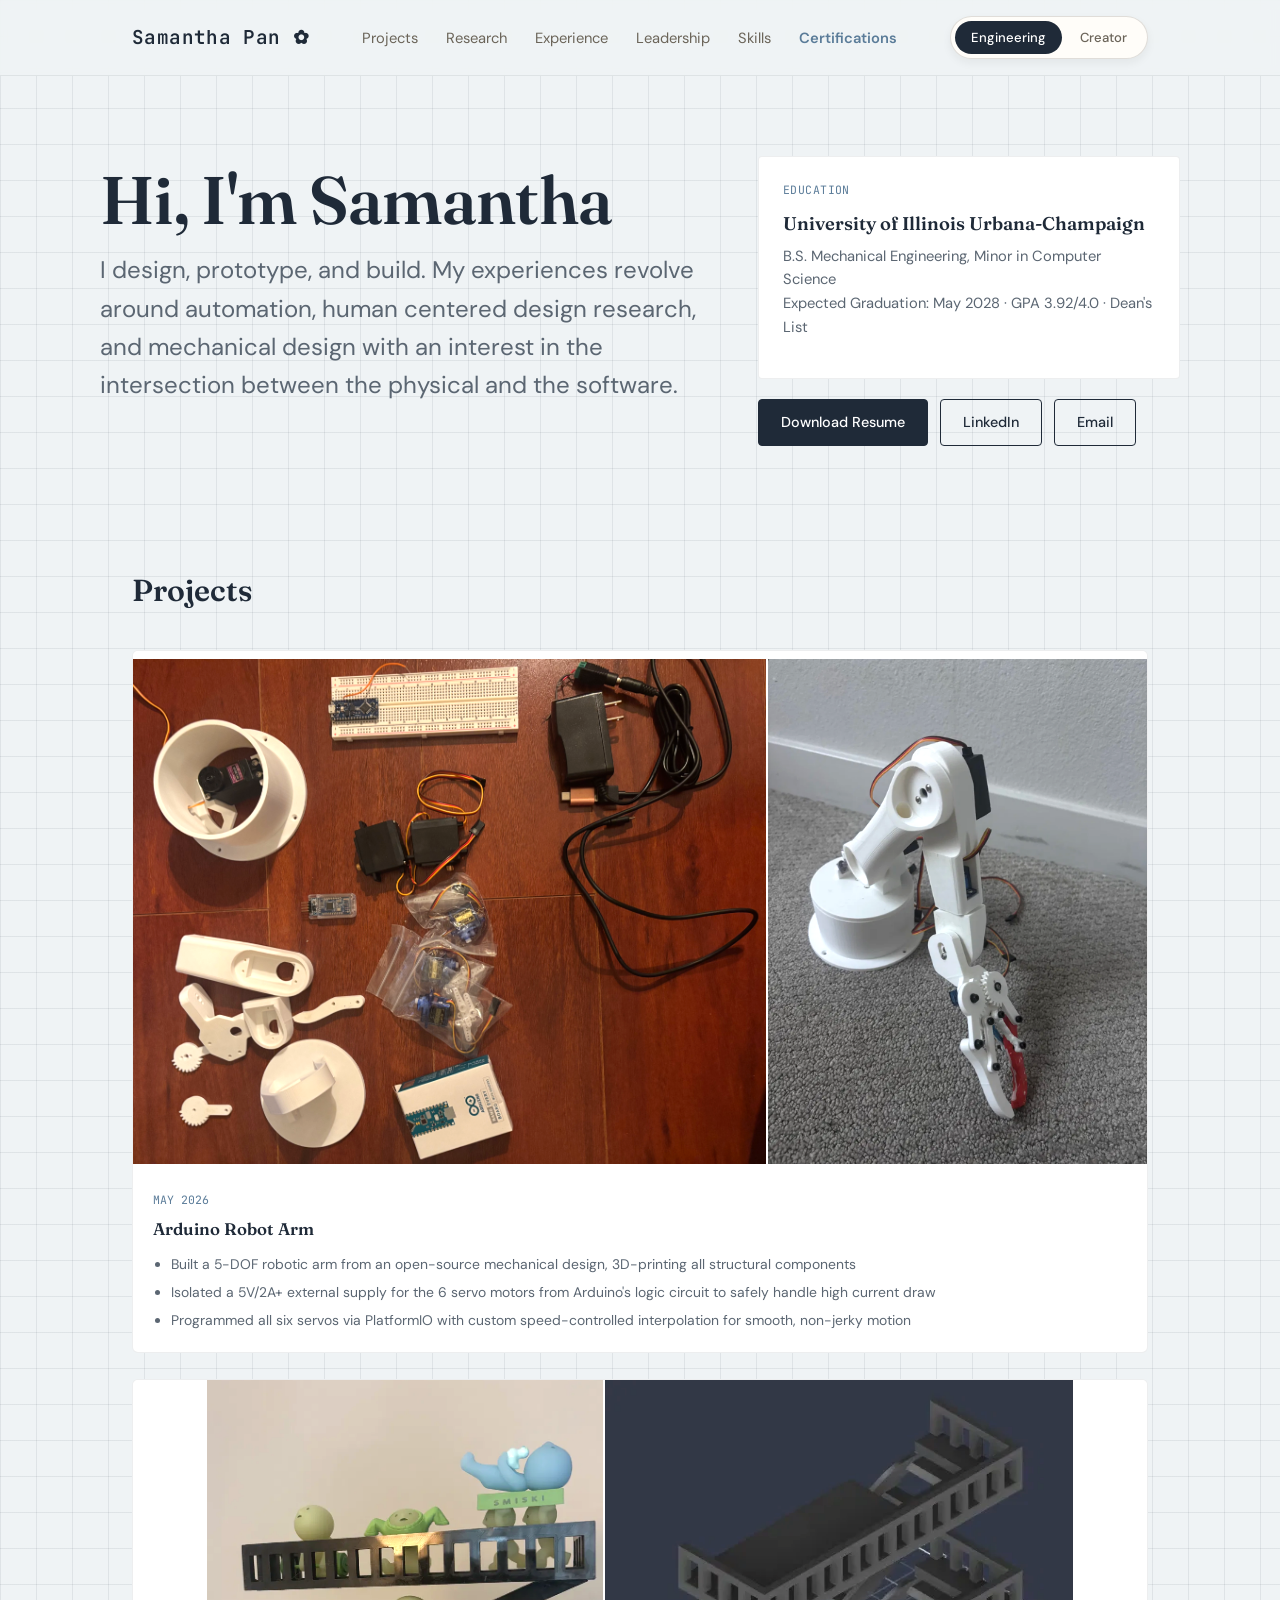
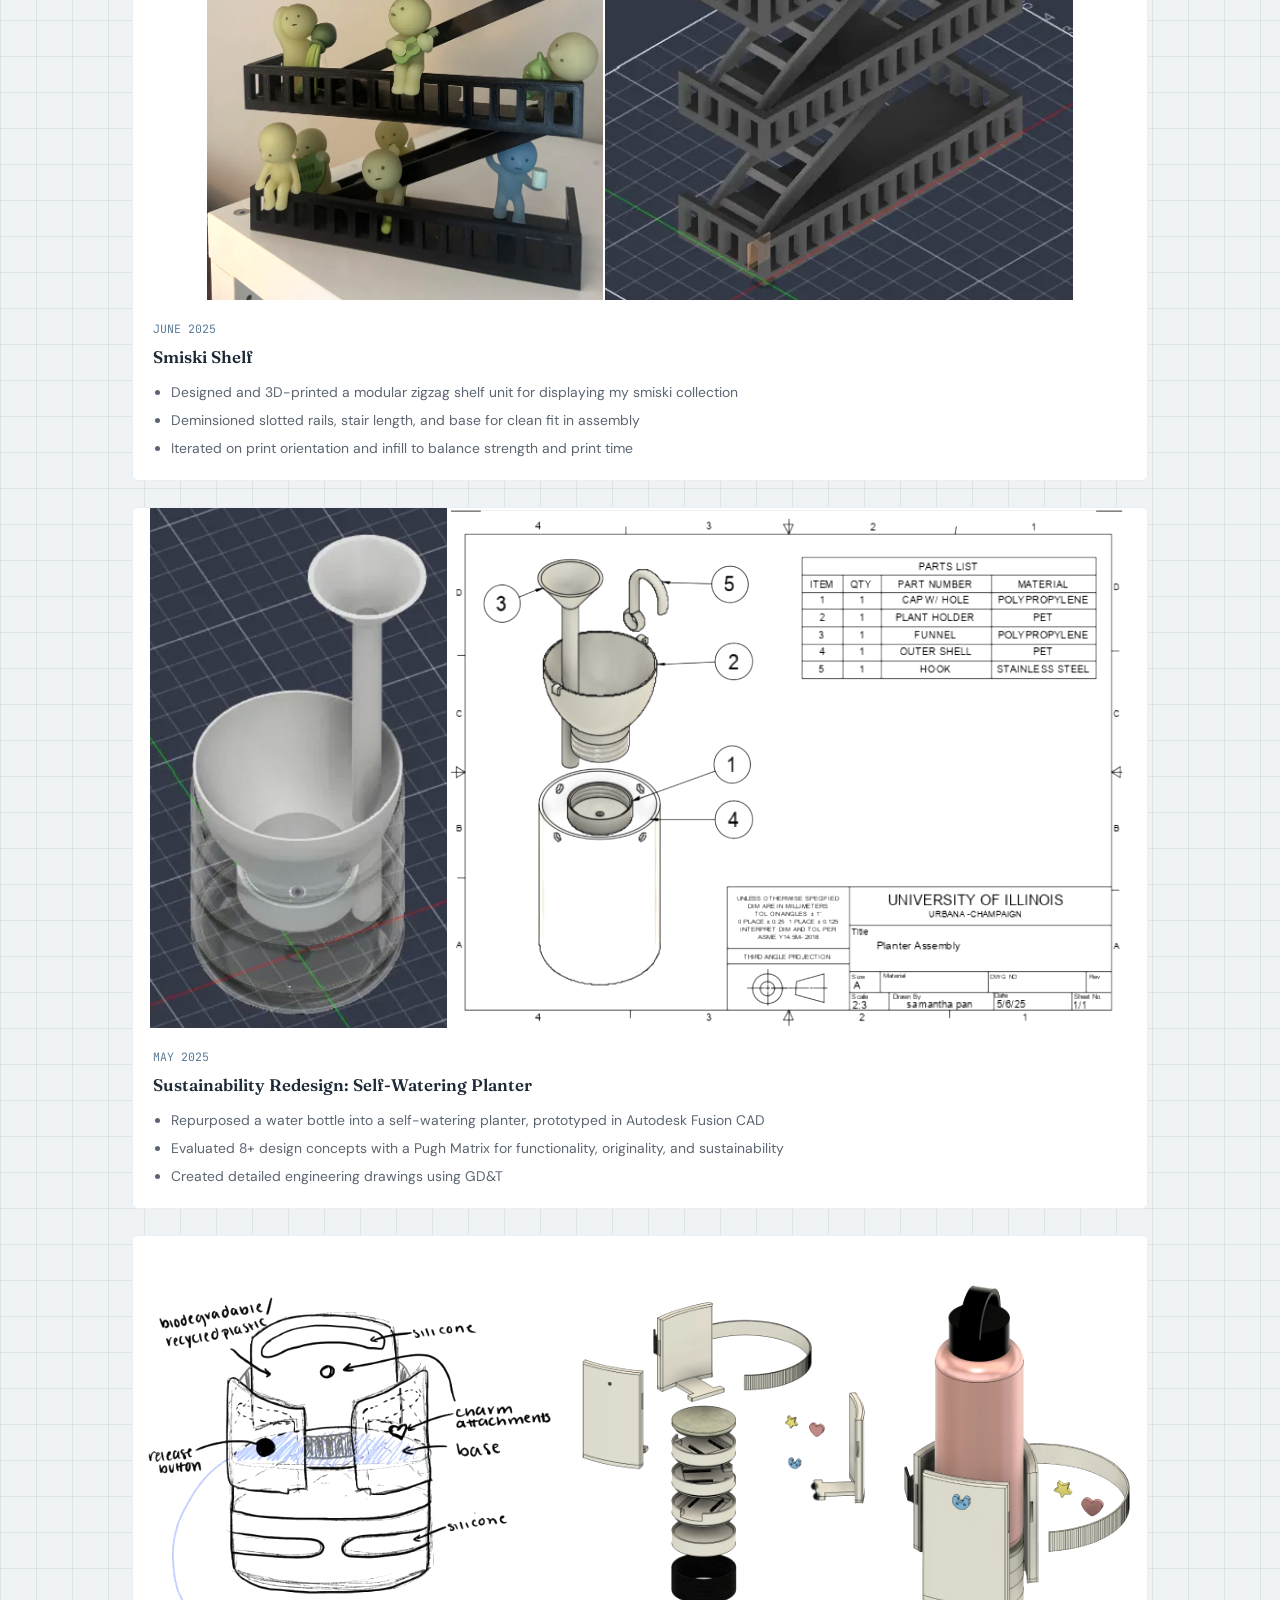
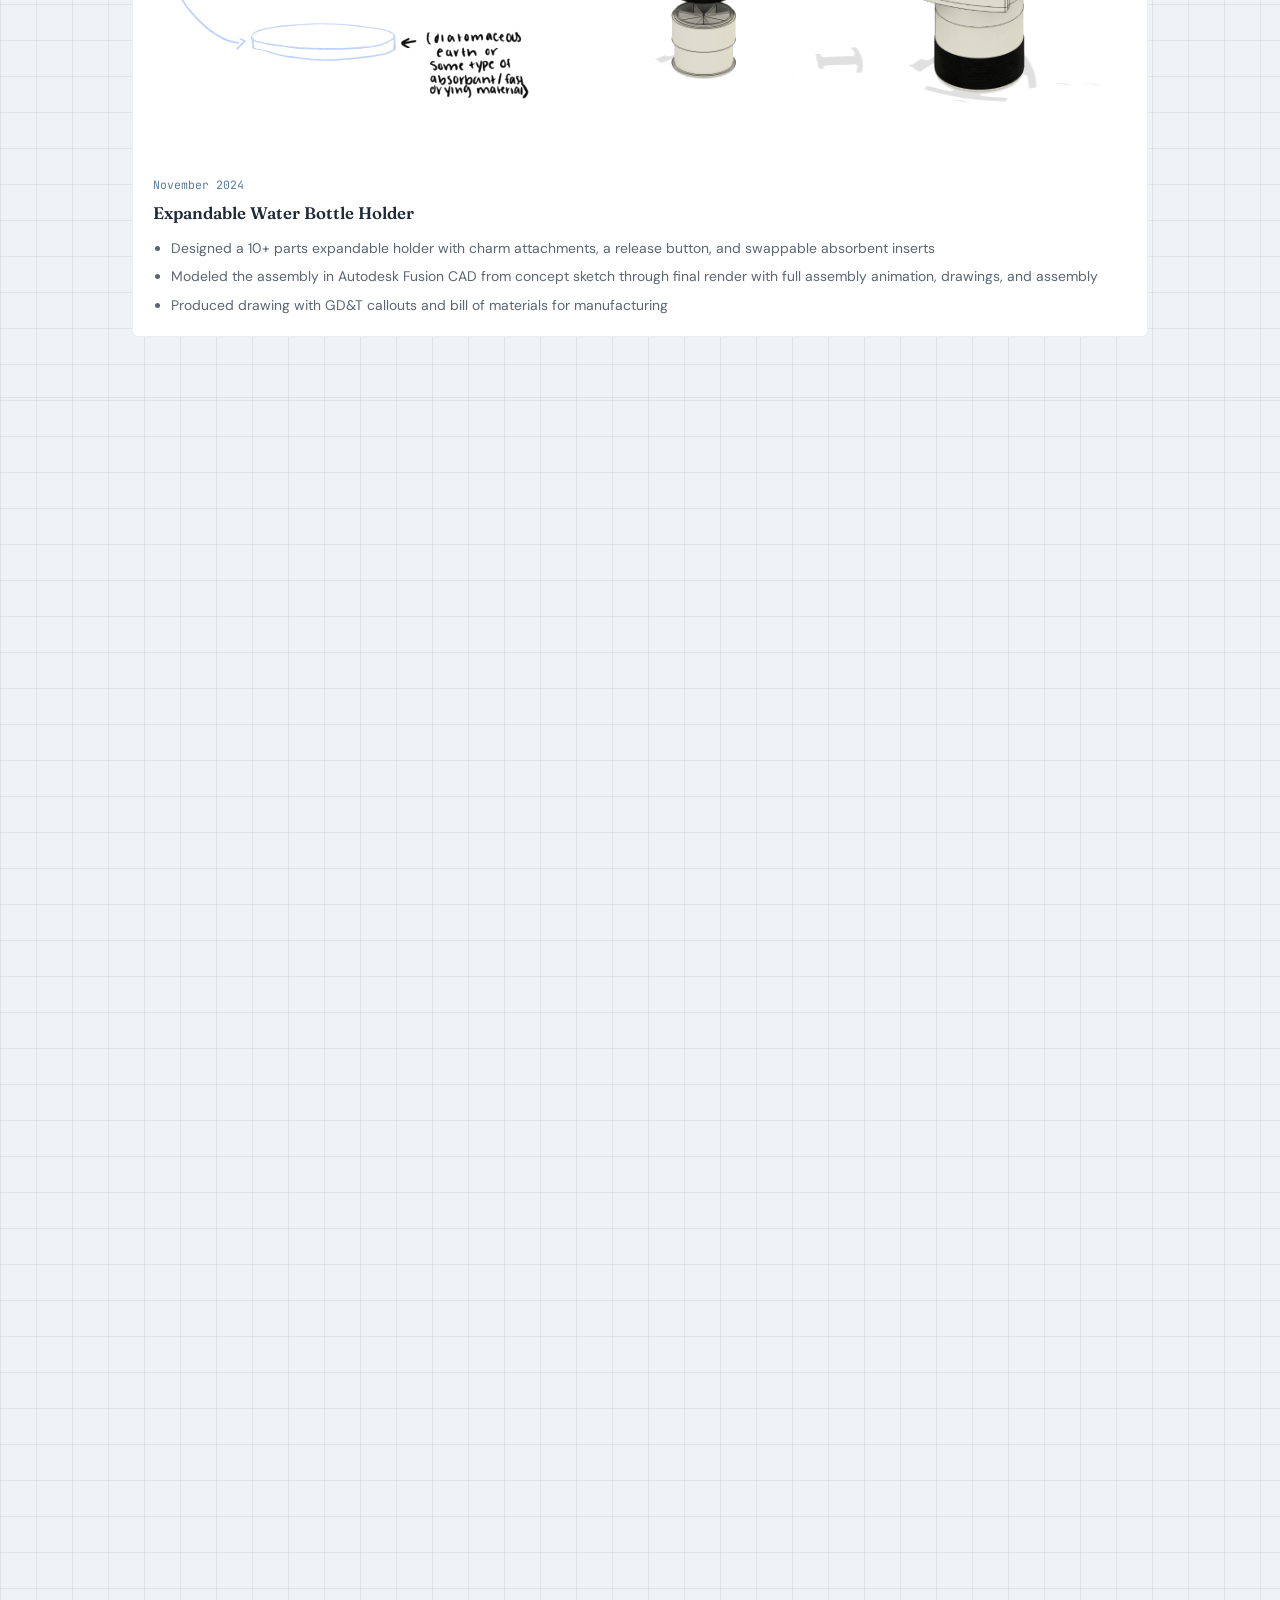
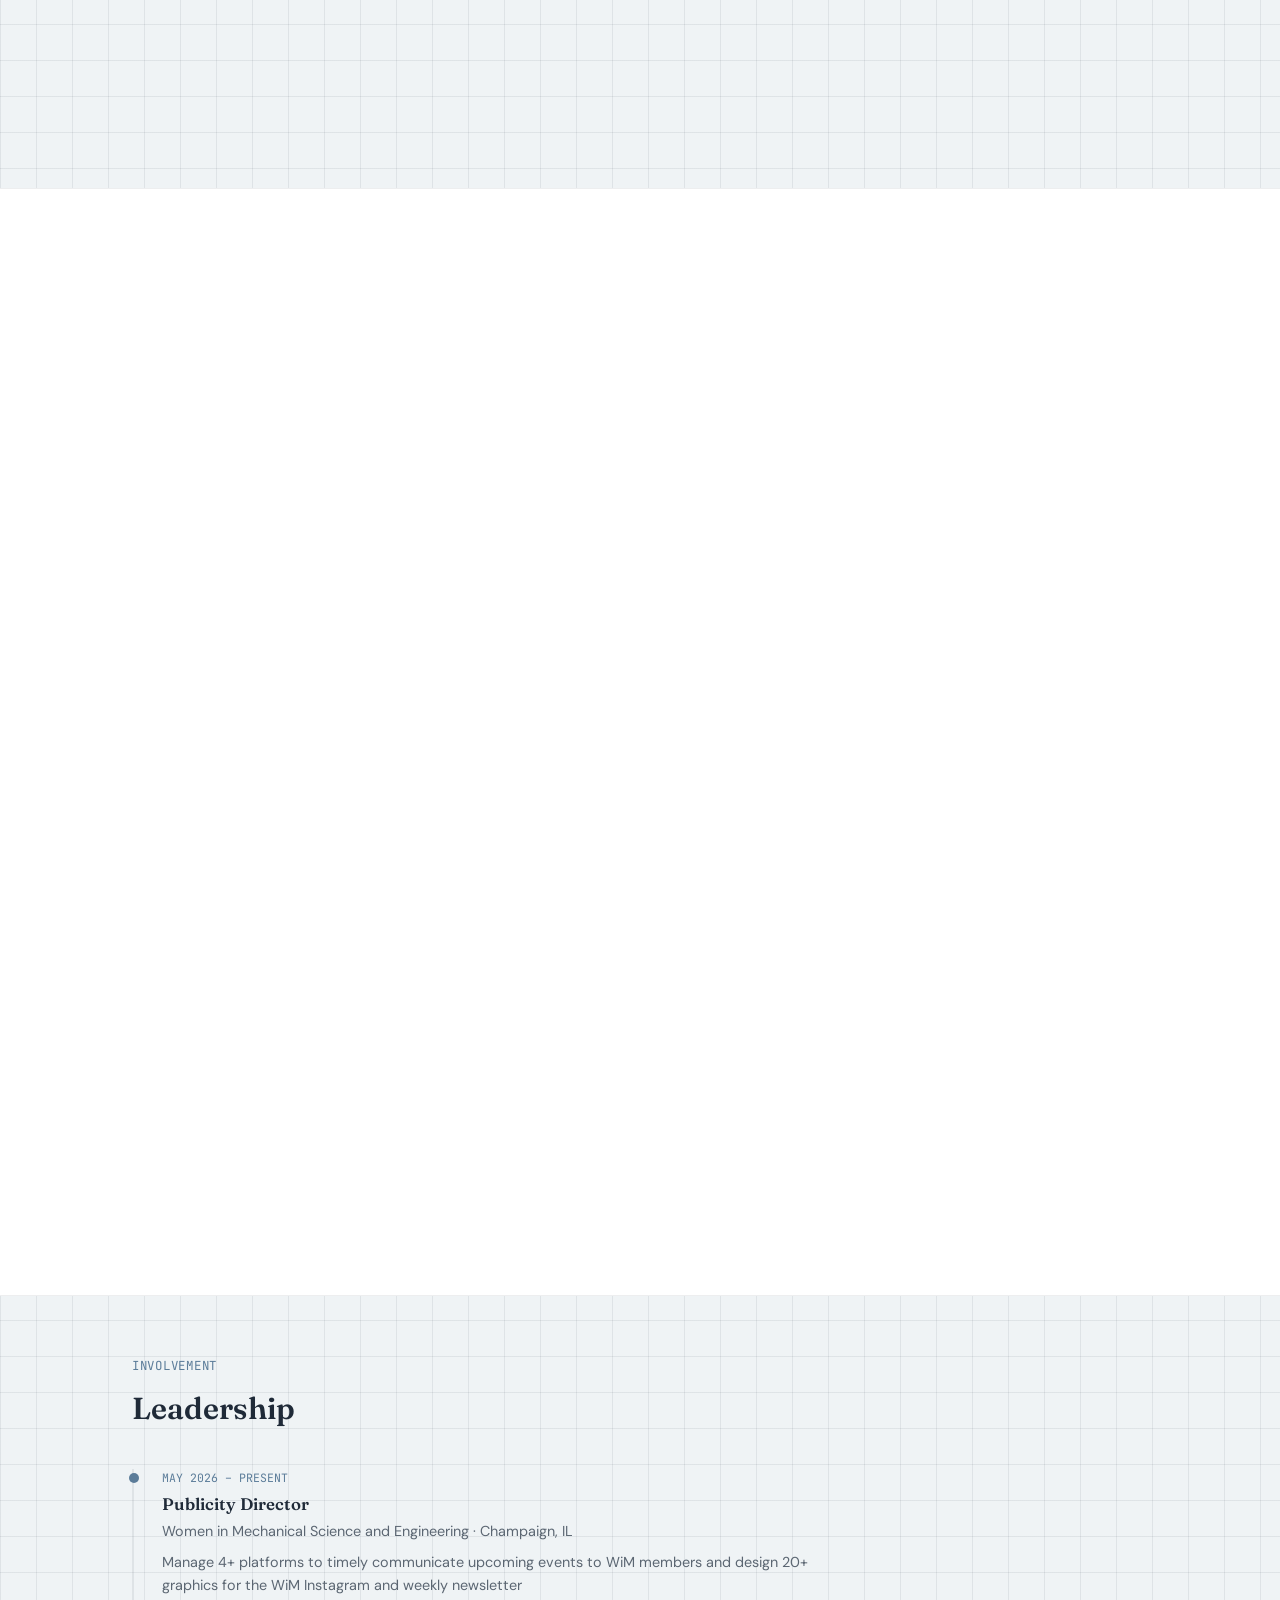
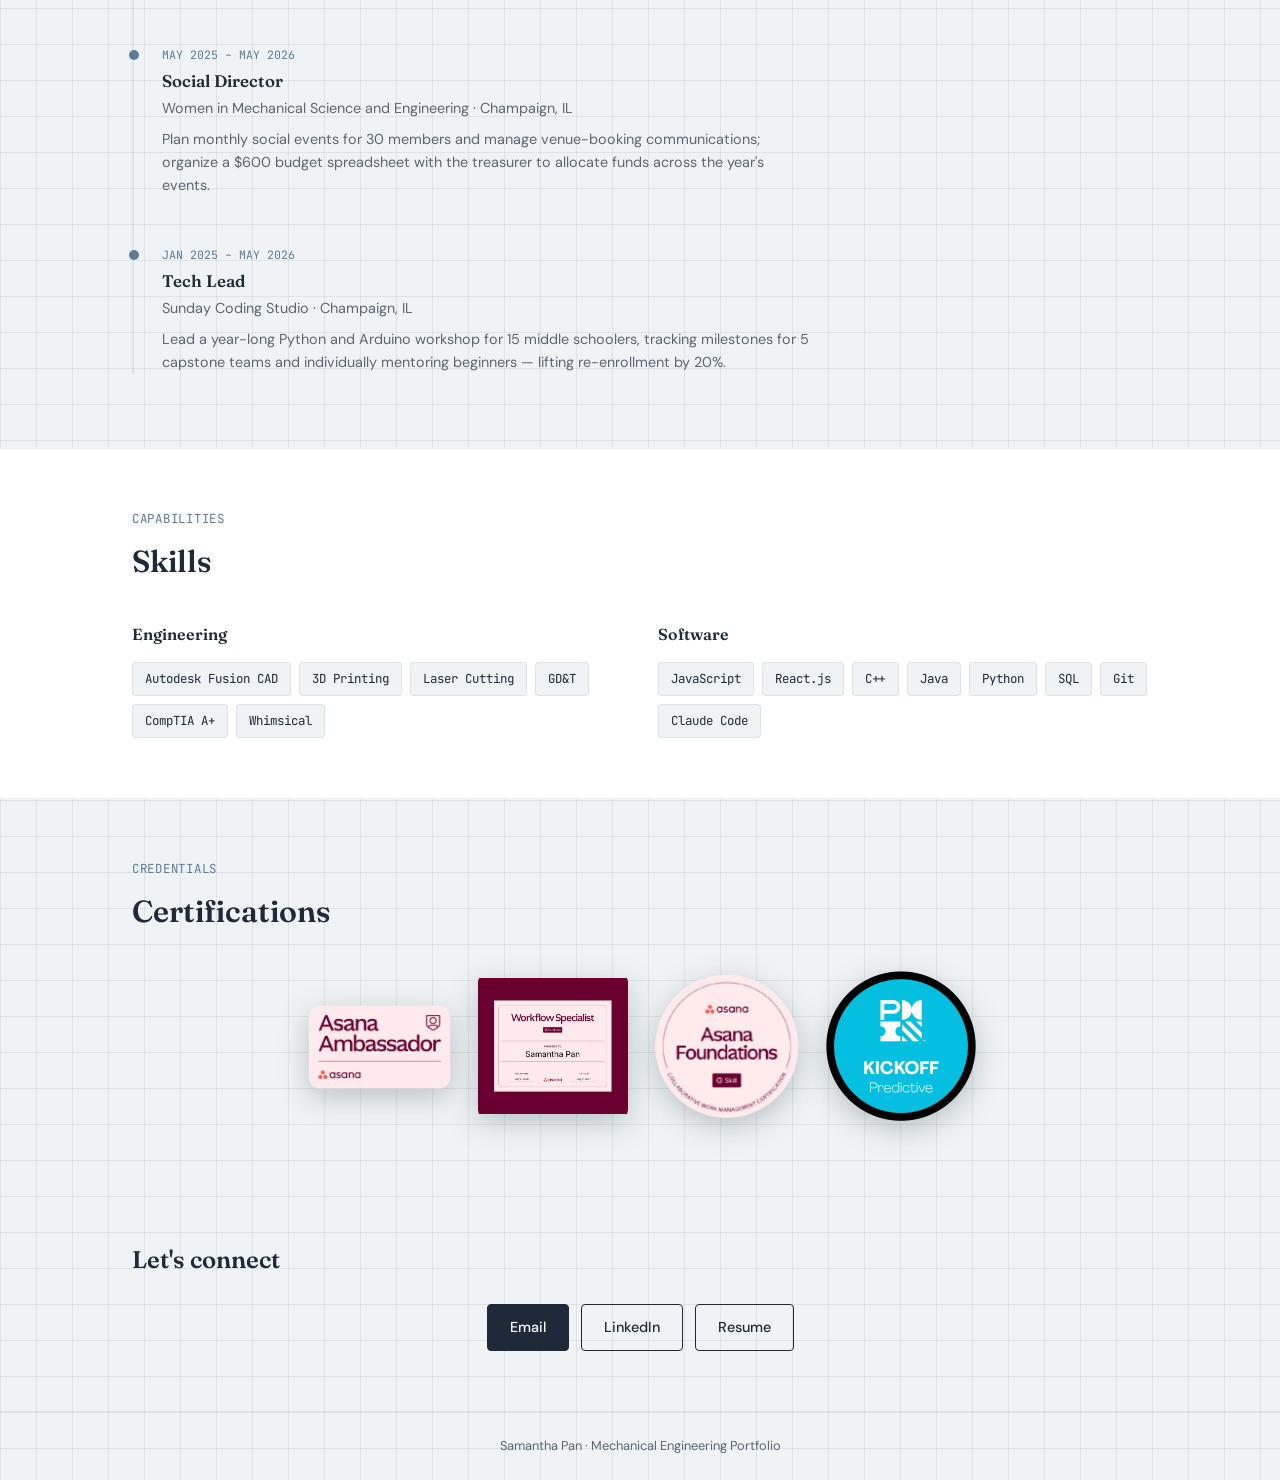
<file: index.html>
<!DOCTYPE html>
<html lang="en">
<head>
<meta charset="UTF-8">
<meta name="viewport" content="width=device-width, initial-scale=1.0">
<title>Samantha Pan — Engineering Portfolio</title>
<link rel="preconnect" href="https://fonts.googleapis.com">
<link href="https://fonts.googleapis.com/css2?family=Fraunces:ital,opsz,wght@0,9..144,300;0,9..144,500;0,9..144,600;1,9..144,500&family=DM+Sans:wght@400;500;700&family=Caveat:wght@500;600&family=JetBrains+Mono:wght@400;500&display=swap" rel="stylesheet">
<link rel="stylesheet" href="style.css">
</head>
<body>



<!-- ============ CREATOR VIEW ============ -->
<div id="view-creator" style="display:none;">

  <nav>
    <div class="wrap">
      <div class="brand">Samantha Pan ✿</div>
      <ul>
        <li><a href="#about">About</a></li>
        <li><a href="#platforms">Platforms</a></li>
        <li><a href="#pillars">Content</a></li>
        <li><a href="#partners">Brands</a></li>
      </ul>
      <div class="mode-switch">
        <button class="eng-btn active" onclick="setMode('engineering')">Engineering</button>
        <button class="creator-btn" onclick="setMode('creator')">Creator</button>
      </div>
    </div>
  </nav>

  <header class="hero wrap">
    <div class="hero-grid">
      <div>
        <span class="note">Welcome to my page —</span>
        <h1>Hi, i'm Samantha</h1>
        <p class="tagline">Matcha enthusiast, foodie, designer, and engineer</p>
        <div class="social-icons">
          <a class="social-icon" href="https://instagram.com/samamypan" target="_blank" aria-label="Instagram">
            <svg viewBox="0 0 24 24" fill="none" stroke="currentColor" stroke-width="2" stroke-linecap="round" stroke-linejoin="round"><rect x="2" y="2" width="20" height="20" rx="5" ry="5"></rect><path d="M16 11.37A4 4 0 1 1 12.63 8 4 4 0 0 1 16 11.37z"></path><line x1="17.5" y1="6.5" x2="17.51" y2="6.5"></line></svg>
          </a>
          <a class="social-icon" href="https://www.tiktok.com/@sammamyp" target="_blank" aria-label="TikTok">
            <svg viewBox="0 0 24 24" fill="currentColor"><path d="M16.5 2h-3.2v13.6c0 1.5-1.2 2.7-2.7 2.7s-2.7-1.2-2.7-2.7 1.2-2.7 2.7-2.7c.3 0 .6 0 .8.1V9.7c-.3 0-.5-.1-.8-.1-3.2 0-5.9 2.6-5.9 5.9S8.4 21.4 11.6 21.4s5.9-2.6 5.9-5.9V8.4c1.2 1 2.7 1.6 4.4 1.6V6.8c-2.7 0-4.9-2.1-5-4.8z"></path></svg>
          </a>
          <a class="social-icon" href="https://www.youtube.com/@sammamypan" target="_blank" aria-label="YouTube">
            <svg viewBox="0 0 24 24" fill="none" stroke="currentColor" stroke-width="2" stroke-linecap="round" stroke-linejoin="round"><path d="M22.54 6.42a2.78 2.78 0 0 0-1.94-2C18.88 4 12 4 12 4s-6.88 0-8.6.46a2.78 2.78 0 0 0-1.94 2A29 29 0 0 0 1 11.75a29 29 0 0 0 .46 5.33A2.78 2.78 0 0 0 3.4 19c1.72.46 8.6.46 8.6.46s6.88 0 8.6-.46a2.78 2.78 0 0 0 1.94-2 29 29 0 0 0 .46-5.25 29 29 0 0 0-.46-5.33z"></path><polygon points="9.75 15.02 15.5 11.75 9.75 8.48 9.75 15.02"></polygon></svg>
          </a>
        </div>
      </div>
      <div class="stack">
        <div class="card c1"><img src="assets/chicago.JPG" alt="Day in my life"><span>day in my life</span></div>
        <div class="card c2"><img src="assets/mematcha.jpeg" alt="Matcha run"><span>matcha runs</span></div>
        <div class="card c3"><img src="assets/chodanggol.jpeg" alt="Food recs"><span>food recs</span></div>
      </div>
    </div>
  </header>

  <section id="about">
    <div class="wrap about-grid reveal">
      <div>
        <div class="section-head"><h2>About</h2></div>
        <p>I'm Samantha, an engineering student with a creative outlet to share the things I love. I started social media my freshman year of college to document my 4 years at UIUC. I found a place to share my love for matcha, food, and anything cute and fun. I am not afraid to give my honest reviews. It has also been an opportunity to put myself out there and be spontaneous.</p>
      </div>
      <div class="pull-photo"><img src="assets/me-cutout.png" alt="Samantha Pan"></div>
    </div>
  </section>

  <section id="platforms">
    <div class="wrap reveal">
      <div class="single-stat">
        <div class="stat-number">3K+<span>across all platforms</span></div>
      </div>
    </div>
  </section>

  <section id="pillars">
    <div class="wrap reveal">
      <div class="section-head"><h2>My content</h2><p>These are the recurring themes in my content.</p></div>
      <div class="pillar-row">
        <div class="pillar"><div class="mark"><img src="assets/matcha1.JPG" alt=""></div><h3>Matcha adventures</h3><p>On my journey to try every matcha spot.</p></div>
        <div class="pillar"><div class="mark"><img src="assets/matcha3.JPG" alt=""></div><h3>Food recs</h3><p>I am always down to grab a bite, and you know I will be reviewing it on my beli.</p></div>
        <div class="pillar"><div class="mark"><img src="assets/matcha2.JPG" alt=""></div><h3>Daily vlogs</h3><p>Documenting the fun and realistic day to days.</p></div>
      </div>
    </div>
  </section>

  <section id="partners">
    <div class="wrap reveal">
      <div class="section-head"><h2>Brand Partnerships</h2><p>Brands I have created content for with my affilate links attached.</p></div>
      <div class="partner-block">
        <div class="sticker-collage">
          <a class="logo-sticker t1" href="https://get.aspr.app/SH1yYy" target="_blank"><img src="assets/brands/princesspolly.jpg" alt="Princess Polly"></a>
          <a class="logo-sticker t2" href="https://owalalife.com/SAMANTHAPAN" target="_blank"><img src="assets/brands/owala.jpeg" alt="Owala"></a>
          <a class="logo-sticker t3" href="https://m.partiful.com/4Mp1SJB3T5b" target="_blank"><img src="assets/brands/partiful.png" alt="Partiful"></a>
        </div>
      </div>
      <div class="partner-block">
        <div class="sticker-collage">
          <a class="logo-sticker t2" href="https://lewkin.com/SAMMAMYP" target="_blank"><img src="assets/brands/lewkin.jpg" alt="Lewkin"></a>
          <span class="logo-sticker t1"><img src="assets/brands/fkro.jpeg" alt="FKRO Matcha"></span>
          <span class="logo-sticker t3"><img src="assets/brands/uber.png" alt="Uber Eats"></span>
        </div>
      </div>
    </div>
  </section>

  <section id="featured">
    <div class="wrap reveal">
      <div class="section-head"><h2>Featured content</h2></div>
      <div class="featured-grid">
        <div class="polaroid"><div class="photo real"><img src="assets/fkro.png" alt="FKRO Matcha collab"></div><div class="cap">Instagram Story · FKRO Matcha collab</div></div>
        <div class="polaroid"><div class="photo real"><img src="assets/owala.png" alt="Owala ambassador content"></div><div class="cap">Instagram Story · Owala ambassador</div></div>
        <div class="polaroid"><div class="photo real"><img src="assets/uber.png" alt="Uber Eats campus gameday activation"></div><div class="cap">Instagram Story · Uber Eats collab</div></div>
        <div class="polaroid tiktok-card">
          <blockquote class="tiktok-embed" cite="https://www.tiktok.com/@sammamyp/photo/7676862459302399262" data-video-id="7676862459302399262" style="max-width: 325px;min-width: 280px;"><section></section></blockquote>
        </div>
        <div class="polaroid tiktok-card">
          <blockquote class="tiktok-embed" cite="https://www.tiktok.com/@sammamyp/video/7544768035131903262" data-video-id="7544768035131903262" style="max-width: 325px;min-width: 280px;"><section></section></blockquote>
        </div>
        <div class="polaroid tiktok-card">
          <blockquote class="tiktok-embed" cite="https://www.tiktok.com/@sammamyp/video/7523974045709159711" data-video-id="7523974045709159711" style="max-width: 325px;min-width: 280px;"><section></section></blockquote>
        </div>
      </div>
    </div>
  </section>

  <section id="contact">
    <div class="wrap reveal">
      <h2>Let's Connect!</h2>
      <a class="cta-btn" href="mailto:sammamyp@gmail.com">samanthapan06@gmail.com</a>
      <div class="social-icons">
        <a class="social-icon" href="https://instagram.com/samamypan" target="_blank" aria-label="Instagram">
          <svg viewBox="0 0 24 24" fill="none" stroke="currentColor" stroke-width="2" stroke-linecap="round" stroke-linejoin="round"><rect x="2" y="2" width="20" height="20" rx="5" ry="5"></rect><path d="M16 11.37A4 4 0 1 1 12.63 8 4 4 0 0 1 16 11.37z"></path><line x1="17.5" y1="6.5" x2="17.51" y2="6.5"></line></svg>
        </a>
        <a class="social-icon" href="https://www.tiktok.com/@sammamyp" target="_blank" aria-label="TikTok">
          <svg viewBox="0 0 24 24" fill="currentColor"><path d="M16.5 2h-3.2v13.6c0 1.5-1.2 2.7-2.7 2.7s-2.7-1.2-2.7-2.7 1.2-2.7 2.7-2.7c.3 0 .6 0 .8.1V9.7c-.3 0-.5-.1-.8-.1-3.2 0-5.9 2.6-5.9 5.9S8.4 21.4 11.6 21.4s5.9-2.6 5.9-5.9V8.4c1.2 1 2.7 1.6 4.4 1.6V6.8c-2.7 0-4.9-2.1-5-4.8z"></path></svg>
        </a>
        <a class="social-icon" href="https://www.youtube.com/@sammamypan" target="_blank" aria-label="YouTube">
          <svg viewBox="0 0 24 24" fill="none" stroke="currentColor" stroke-width="2" stroke-linecap="round" stroke-linejoin="round"><path d="M22.54 6.42a2.78 2.78 0 0 0-1.94-2C18.88 4 12 4 12 4s-6.88 0-8.6.46a2.78 2.78 0 0 0-1.94 2A29 29 0 0 0 1 11.75a29 29 0 0 0 .46 5.33A2.78 2.78 0 0 0 3.4 19c1.72.46 8.6.46 8.6.46s6.88 0 8.6-.46a2.78 2.78 0 0 0 1.94-2 29 29 0 0 0 .46-5.25 29 29 0 0 0-.46-5.33z"></path><polygon points="9.75 15.02 15.5 11.75 9.75 8.48 9.75 15.02"></polygon></svg>
        </a>
      </div>
    </div>
  </section>

  <footer>Samantha Pan · Content Creator Portfolio</footer>
</div>

<!-- ============ ENGINEERING VIEW ============ -->
<div id="view-engineering">

  <nav>
    <div class="wrap">
      <div class="brand mono">Samantha Pan ✿</div>
      <ul>
        <li><a href="#eng-projects">Projects</a></li>
        <li><a href="#eng-research">Research</a></li>
        <li><a href="#eng-experience">Experience</a></li>
        <li><a href="#eng-leadership">Leadership</a></li>
        <li><a href="#eng-skills">Skills</a></li>
        <li><a href="#eng-achievements">Certifications</a></li>
      </ul>
      <div class="mode-switch">
        <button class="eng-btn active" onclick="setMode('engineering')">Engineering</button>
        <button class="creator-btn" onclick="setMode('creator')">Creator</button>
      </div>
    </div>
  </nav>

  <header class="hero wrap">
    <div class="eng-hero-grid">
      <div>
        <h1>Hi, I'm Samantha</h1>
        <p class="tagline">I design, prototype, and build. My experiences revolve around automation, human centered design research, and mechanical design with an interest in the intersection between the physical and the software. </p>
      </div>
      <div>
        <div class="spec-card">
          <div class="label">EDUCATION</div>
          <h3>University of Illinois Urbana-Champaign</h3>
          <p>B.S. Mechanical Engineering, Minor in Computer Science<br>Expected Graduation: May 2028 · GPA 3.92/4.0 · Dean's List</p>
        </div>
        <div class="eng-links" style="margin-top:20px;">
          <a class="eng-btn solid" href="assets/resume.pdf" target="_blank">Download Resume</a>
          <a class="eng-btn" href="https://www.linkedin.com/in/samanthap6" target="_blank">LinkedIn</a>
          <a class="eng-btn" href="mailto:samanthapan06@gmail.com">Email</a>
        </div>
      </div>
    </div>
  </header>

  <section id="eng-projects">
    <div class="wrap reveal">
      <div class="section-head">
        <h2>Projects</h2>
      </div>
      <div class="eng-projects">
        <div class="proj-card proj-card-wide">
          <div class="proj-photo" style="padding:0;display:flex;">
            <a href="assets/robotParts.jpeg" target="_blank"><img src="assets/robotParts.jpeg" alt="Robot arm components and parts laid out before assembly"></a>
            <a href="assets/roboarm.png" target="_blank"><img src="assets/roboarm.png" alt="Assembled Arduino robot arm"></a>
          </div>
          <div class="proj-body">
            <div class="date">MAY 2026</div>
            <h3>Arduino Robot Arm</h3>
            <ul>
              <li>Built a 5-DOF robotic arm from an open-source mechanical design, 3D-printing all structural components</li>
              <li>Isolated a 5V/2A+ external supply for the 6 servo motors from Arduino's logic circuit to safely handle high current draw</li>
              <li>Programmed all six servos via PlatformIO with custom speed-controlled interpolation for smooth, non-jerky motion</li>
            </ul>
          </div>
        </div>
        <div class="proj-card proj-card-wide">
          <div class="proj-photo" style="padding:0;display:flex;">
            <a href="assets/shelfPrint.png" target="_blank"><img src="assets/shelfPrint.png" alt="3D-printed zigzag display shelf, angle 1" style="background:#1a1a1a;"></a>
            <a href="assets/stairCAD.png" target="_blank"><img src="assets/stairCAD.png" alt="Zigzag shelf CAD model" style="background:#1a1a1a;"></a>
          </div>
          <div class="proj-body">
            <div class="date">JUNE 2025</div>
            <h3>Smiski Shelf</h3>
            <ul>
              <li>Designed and 3D-printed a modular zigzag shelf unit for displaying my smiski collection</li>
              <li>Deminsioned slotted rails, stair length, and base for clean fit in assembly</li>
              <li>Iterated on print orientation and infill to balance strength and print time</li>
            </ul>
          </div>
        </div>
        <div class="proj-card proj-card-wide">
          <div class="proj-photo" style="padding:0;display:flex;">
            <a href="assets/planter.png" target="_blank"><img src="assets/planter.png" alt="Self-watering planter CAD render"></a>
            <a href="assets/planterExploded.png" target="_blank"><img src="assets/planterExploded.png" alt="Self-watering planter exploded assembly drawing" style="background:#fff;"></a>
          </div>
          <div class="proj-body">
            <div class="date">MAY 2025</div>
            <h3>Sustainability Redesign: Self-Watering Planter</h3>
            <ul>
              <li>Repurposed a water bottle into a self-watering planter, prototyped in Autodesk Fusion CAD</li>
              <li>Evaluated 8+ design concepts with a Pugh Matrix for functionality, originality, and sustainability</li>
              <li>Created detailed engineering drawings using GD&T</li>
            </ul>
          </div>
        </div>
        <div class="proj-card proj-card-wide">
          <div class="proj-photo" style="padding:0;display:flex;">
            <a href="assets/bottleHolderInitialDesign.png" target="_blank"><img src="assets/bottleHolderInitialDesign.png" alt="Expandable water bottle holder CAD render" style="background:#fff;"></a>
            <a href="assets/bottleHolderExploded.png" target="_blank"><img src="assets/bottleHolderExploded.png" alt="Expandable water bottle holder exploded assembly view" style="background:#fff;"></a>
          </div>
          <div class="proj-body">
            <div class="date">November 2024</div>
            <h3>Expandable Water Bottle Holder</h3>
            <ul>
              <li>Designed a 10+ parts expandable holder with charm attachments, a release button, and swappable absorbent inserts</li>
              <li>Modeled the assembly in Autodesk Fusion CAD from concept sketch through final render with full assembly animation, drawings, and assembly</li>
              <li>Produced drawing with GD&T callouts and bill of materials for manufacturing</li>
            </ul>
          </div>
        </div>
      </div>
    </div>
  </section>

  <section id="eng-research">
    <div class="wrap reveal">
      <div class="section-head">
        <span class="eng-tag">RESEARCH</span>
        <h2>Human-AI Interaction Research</h2>
        <p>Undergraduate researcher at UIUC's Hands-On Intelligence Lab, studying how people co-create with AI tools during hands-on making.</p>
      </div>
      <div class="eng-hero-grid" style="align-items:start;">
        <div class="spec-card">
          <div class="label">PILOT STUDY</div>
          <h3>Human–AI Interactions in Craftwork Environments</h3>
          <p style="margin-top:10px;"><strong style="color:var(--navy);">Workshop:</strong> A design-based research study using a 2-hour e-textile patch workshop to observe how 10-15 participants of varying skill levels co-create with AI tools and what happens to creativity, decision-making, and confidence in the makerprocess.</p>
          <p style="margin-top:14px;"><strong style="color:var(--navy);">Role:</strong> Research Assistant under Professor Kyungwon Koh and Professor Christine Marcelino, helping shape research methodology, questions, and target subjects, and co-organized the workshop with a 7-person research team.</p>
          <p style="margin-top:14px;"><strong style="color:var(--navy);">Early insights:</strong> AI functions as a supportive collaborator rather than a replacement, participants often turn to peers over AI in maker settings, and visual demonstration outpaces chat-based guidance for learning.</p>
          <p style="margin-top:14px;"><strong style="color:var(--navy);">Next Steps:</strong> I am continuing this reaserch by focusing on where AI benefits makers most in the design process and using human centered design to create a way for makers to communicate with ai through the physical creation process rather than words.</p>
          <a class="rg-item" href="assets/poster.pdf" target="_blank">
            <img src="assets/poster.png" alt="Human-AI Interactions in Craftwork Environments research poster">
            <span>Full research poster — click to expand</span>
          </a>
        </div>
        <div class="workshop-stack">
          <div class="rg-item"><img src="assets/ideation.png" alt="Concept sketched from brainstorm"><span>Participant Ideation Drawing</span></div>
          <div class="rg-item"><img src="assets/workshop.png" alt="Workshop participants building e-textile crafts"><span>Workshop in Progress</span></div>
          <div class="rg-item"><img src="assets/product.png" alt="etextile final product"><span>Participant Completed E-textile</span></div>          
        </div>
      </div>
    </div>
  </section>

  <section id="eng-experience">
    <div class="wrap reveal">
      <div class="section-head">
        <span class="eng-tag">WORK HISTORY</span>
        <h2>Experience</h2>
      </div>
      <div class="timeline">
        <div class="tl-item">
          <div class="date">JUN 2026 – AUG 2026</div>
          <h3>Product Automation Intern</h3>
          <div class="org">Simple Fractal · Remote</div>
          <p class="blurb">Designed wireframes for 5 automation bots, built an automated task-creation pipeline connecting Gmail, Google Meet, and Asana with Claude, and shipped 10+ pull requests for UX and ETL improvements.</p>
        </div>
        <div class="tl-item">
          <div class="date">FEB 2026 – PRESENT</div>
          <h3>Ignite Fellow</h3>
          <div class="org">Teach For America · Remote</div>
          <p class="blurb">Designed and delivered lesson plans 4 days/week for 4th-grade students covering reading, spelling, and phonics, using active-learning strategies to boost engagement in a virtual classroom.</p>
        </div>
        <div class="tl-item">
          <div class="date">JAN 2026 – PRESENT</div>
          <h3>Research Assistant</h3>
          <div class="org">Hands-On Intelligence Lab, Prof. Kyungwon Koh · Champaign, IL</div>
          <p class="blurb">Study human-AI interaction; helped organize a 10-person workshop analyzing AI integration in craftwork environments.</p>
        </div>
        <div class="tl-item">
          <div class="date">OCT 2025 – MAR 2026</div>
          <h3>AI Trainer</h3>
          <div class="org">Handshake AI Fellowship · Remote</div>
          <p class="blurb">Developed and evaluated 20+ domain-specific prompts to assess LLM performance in multimodal AI evaluation, analyzing 30+ outputs for scientific accuracy, clarity, and depth.</p>
        </div>
        <div class="tl-item">
          <div class="date">NOV 2024 – MAY 2025</div>
          <h3>Maker Lab Assistant</h3>
          <div class="org">Jackson Innovation Studio · Champaign, IL</div>
          <p class="blurb">Managed inventory for 50+ precision tools and worked with 75+ students to optimize 3D print designs, improving average print time by 20%.</p>
        </div>
      </div>
    </div>
  </section>

  <section id="eng-leadership">
    <div class="wrap reveal">
      <div class="section-head">
        <span class="eng-tag">INVOLVEMENT</span>
        <h2>Leadership</h2>
      </div>
      <div class="timeline">
        <div class="tl-item">
          <div class="date">MAY 2026 – PRESENT</div>
          <h3>Publicity Director</h3>
          <div class="org">Women in Mechanical Science and Engineering · Champaign, IL</div>
          <p class="blurb">Manage 4+ platforms to timely communicate upcoming events to WiM members and design 20+ graphics for the WiM Instagram and weekly newsletter </p>
        </div>
        <div class="tl-item">
          <div class="date">MAY 2025 – MAY 2026</div>
          <h3>Social Director</h3>
          <div class="org">Women in Mechanical Science and Engineering · Champaign, IL</div>
          <p class="blurb">Plan monthly social events for 30 members and manage venue-booking communications; organize a $600 budget spreadsheet with the treasurer to allocate funds across the year's events.</p>
        </div>
        <div class="tl-item">
          <div class="date">JAN 2025 – MAY 2026</div>
          <h3>Tech Lead</h3>
          <div class="org">Sunday Coding Studio · Champaign, IL</div>
          <p class="blurb">Lead a year-long Python and Arduino workshop for 15 middle schoolers, tracking milestones for 5 capstone teams and individually mentoring beginners — lifting re-enrollment by 20%.</p>
        </div>
      </div>
    </div>
  </section>

  <section id="eng-skills">
    <div class="wrap reveal">
      <div class="section-head">
        <span class="eng-tag">CAPABILITIES</span>
        <h2>Skills</h2>
      </div>
      <div class="skill-groups">
        <div class="skill-group">
          <h3>Engineering</h3>
          <div class="skill-tags">
            <span class="skill-tag">Autodesk Fusion CAD</span>
            <span class="skill-tag">3D Printing</span>
            <span class="skill-tag">Laser Cutting</span>
            <span class="skill-tag">GD&T</span>
            <span class="skill-tag">CompTIA A+</span>
            <span class="skill-tag">Whimsical</span>
          </div>
        </div>
        <div class="skill-group">
          <h3>Software</h3>
          <div class="skill-tags">
            <span class="skill-tag">JavaScript</span>
            <span class="skill-tag">React.js</span>
            <span class="skill-tag">C++</span>
            <span class="skill-tag">Java</span>
            <span class="skill-tag">Python</span>
            <span class="skill-tag">SQL</span>
            <span class="skill-tag">Git</span>
            <span class="skill-tag">Claude Code</span>
          </div>
        </div>
      </div>
    </div>
  </section>

  <section id="eng-achievements">
    <div class="wrap reveal">
      <div class="section-head">
        <span class="eng-tag">CREDENTIALS</span>
        <h2>Certifications</h2>
      </div>
      <div class="achv-list">
        <a class="achv-item" href="https://certifications.asana.com/a096eb82-b5e8-4fbf-91fc-734cee6740ec" target="_blank">
          <img src="assets/cert-ambassador-badge.png" alt="Asana Ambassador certificate">
        </a>
        <a class="achv-item" href="https://certifications.asana.com/914cac31-2641-408d-a261-b03a1edc99d2" target="_blank">
          <img src="assets/cert-workflow.jpg" alt="Asana Workflow Specialist certificate">
        </a>
        <a class="achv-item" href="https://certifications.asana.com/2c486209-a382-4cff-bcd8-9821e3ad9a51" target="_blank">
          <img src="assets/cert-foundations-badge.png" alt="Asana Foundations Badge certificate">
        </a>
        <div class="achv-item achv-badge">
          <img src="assets/Kickoff-Badge.png" alt="PMI Kickoff (Predictive) badge">
        </div>
      </div>
    </div>
  </section>

  <section id="eng-contact">
    <div class="wrap reveal">
      <h2>Let's connect</h2>
      <div class="eng-links" style="justify-content:center;margin-top:24px;">
        <a class="eng-btn solid" href="mailto:samanthapan06@gmail.com">Email</a>
        <a class="eng-btn" href="https://www.linkedin.com/in/samanthap6" target="_blank">LinkedIn</a>
        <a class="eng-btn" href="assets/resume.pdf" target="_blank">Resume</a>
      </div>
    </div>
  </section>

  <footer>Samantha Pan · Mechanical Engineering Portfolio</footer>
</div>

<div id="matcha-burst-layer" aria-hidden="true"></div>

<script async src="https://www.tiktok.com/embed.js"></script>
<script src="script.js"></script>
</body>
</html>
</file>
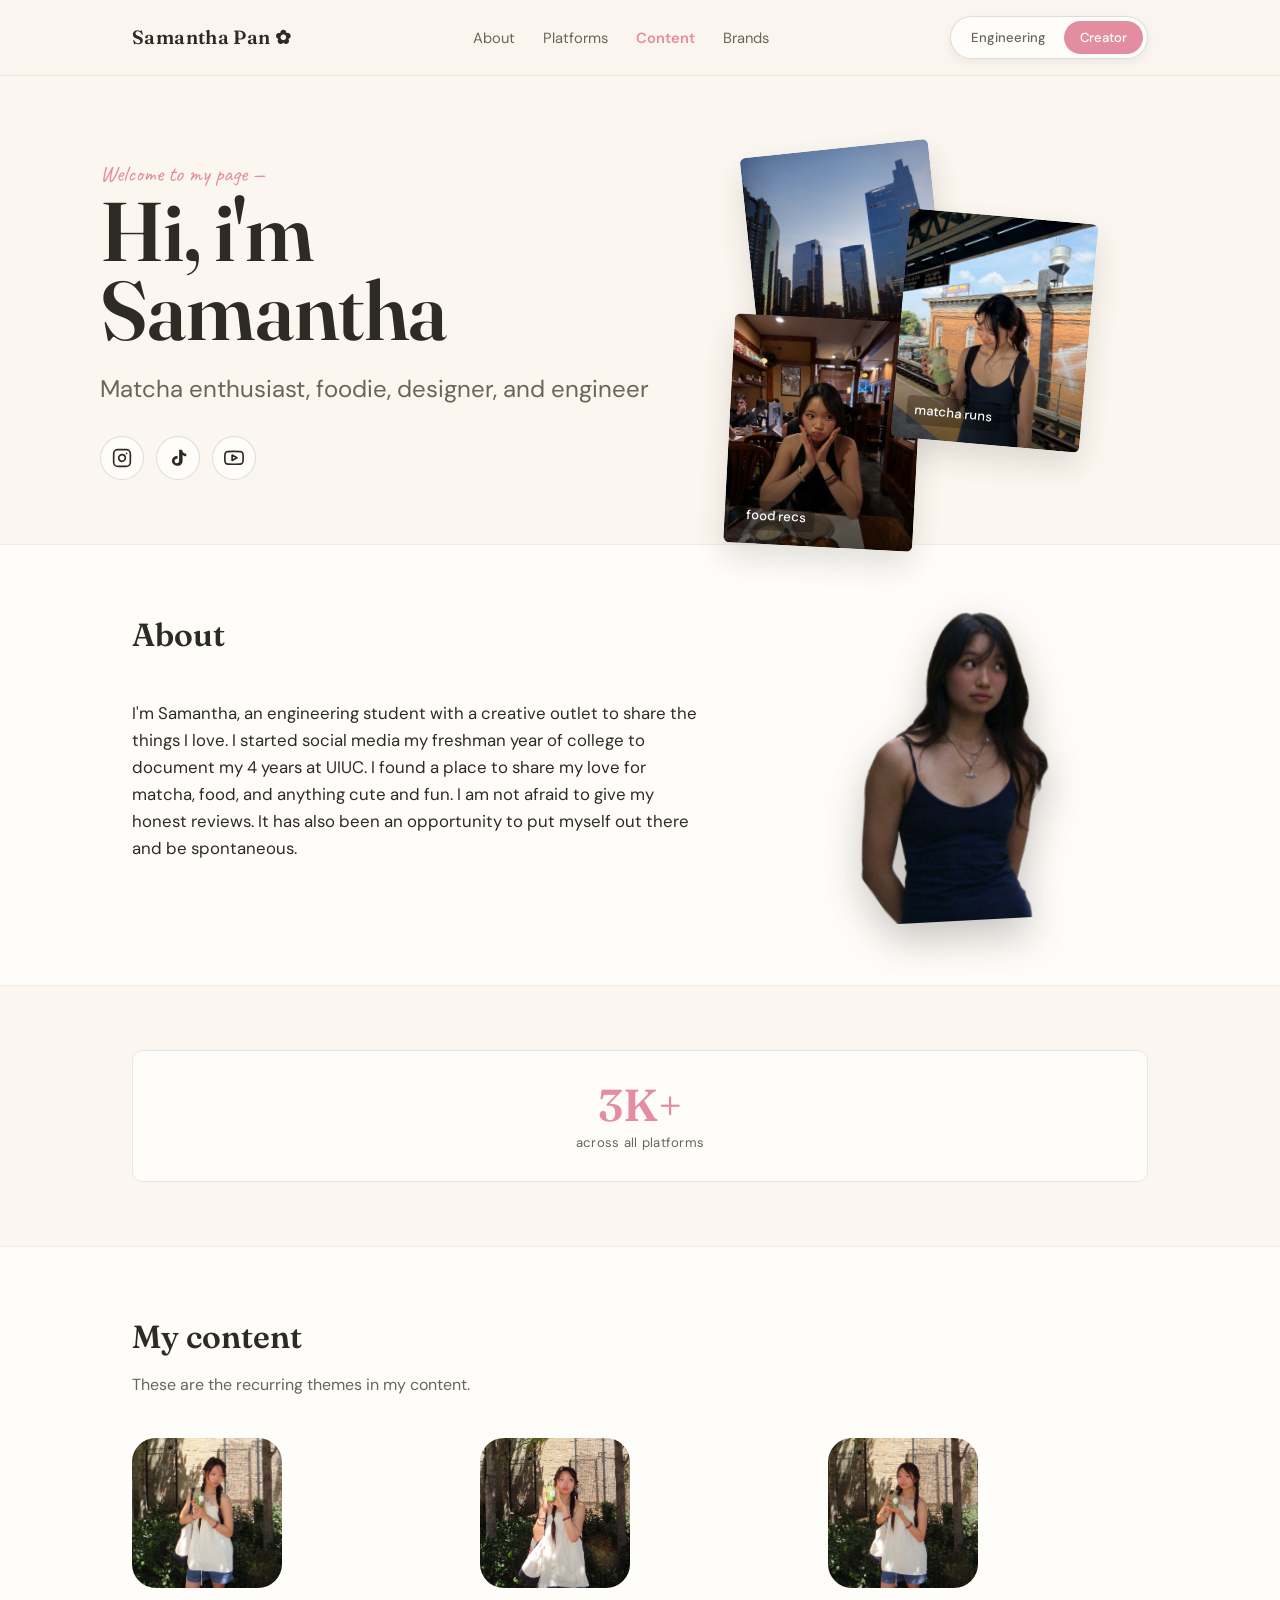
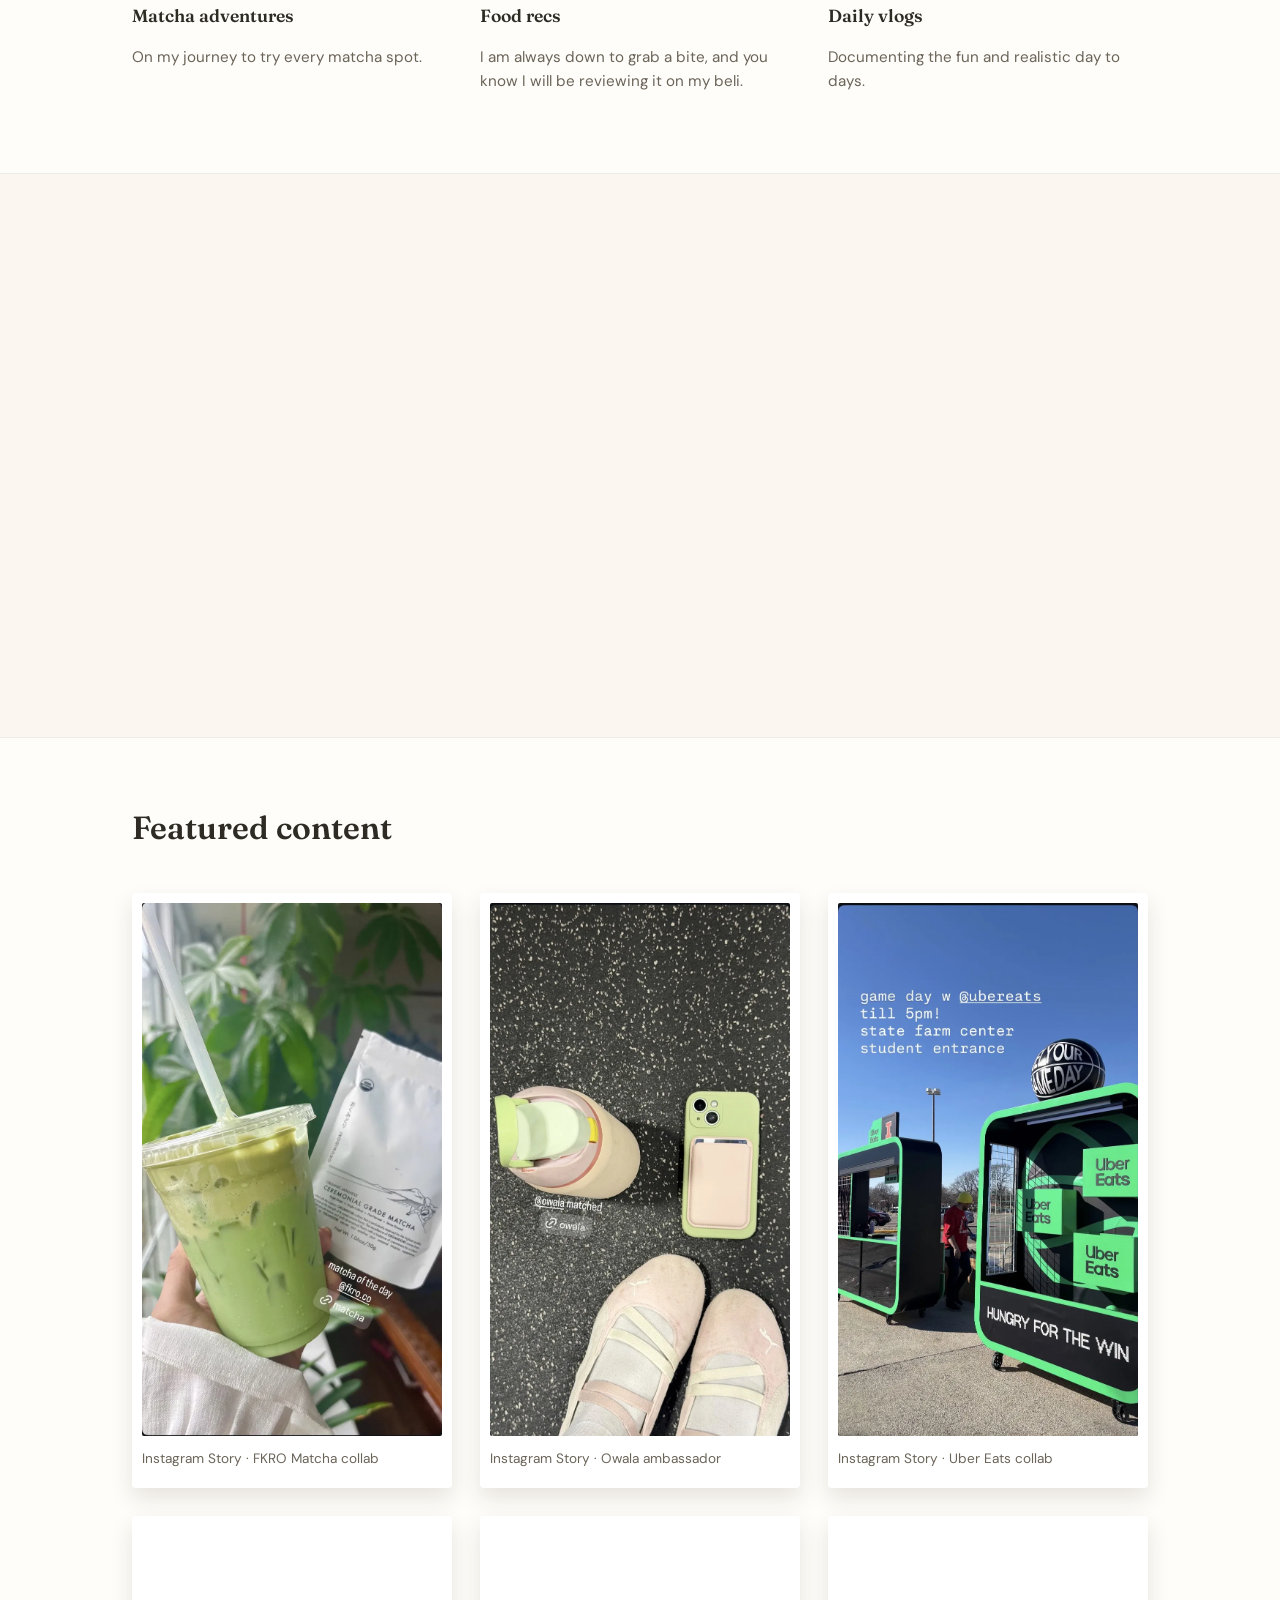
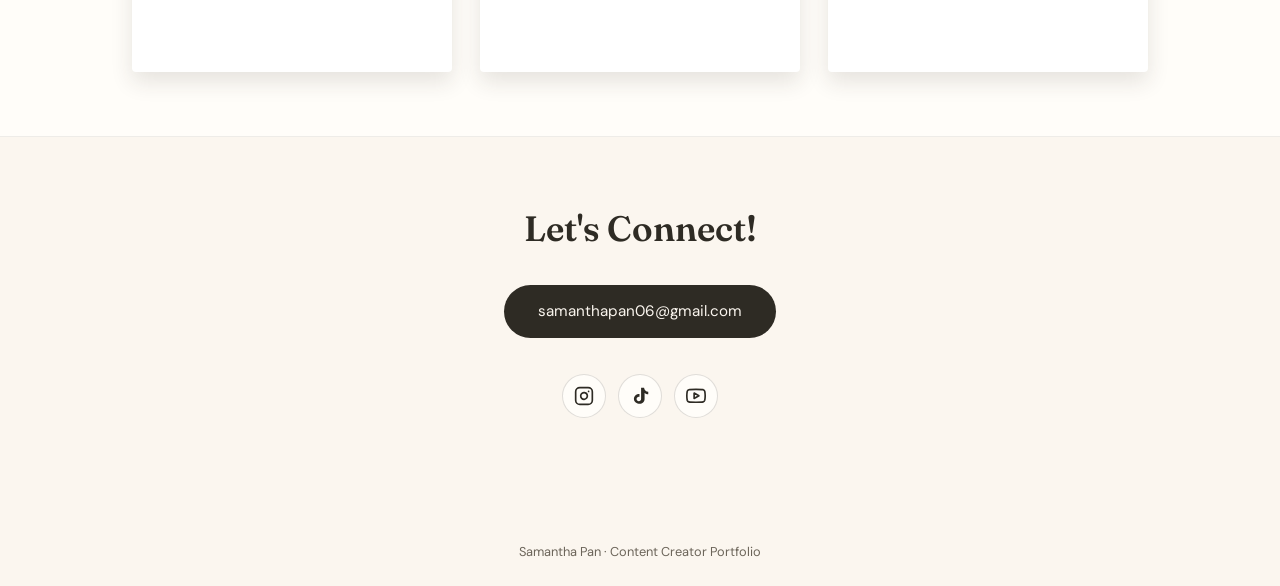
<file: creator.html>
<!DOCTYPE html>
<html lang="en">
<head>
<meta charset="UTF-8">
<meta http-equiv="refresh" content="0; url=index.html?view=creator">
<title>Samantha Pan — Portfolio</title>
<script>location.replace('index.html?view=creator' + location.hash);</script>
</head>
<body>
<p><a href="index.html?view=creator">Continue to Samantha Pan's portfolio</a></p>
</body>
</html>
</file>
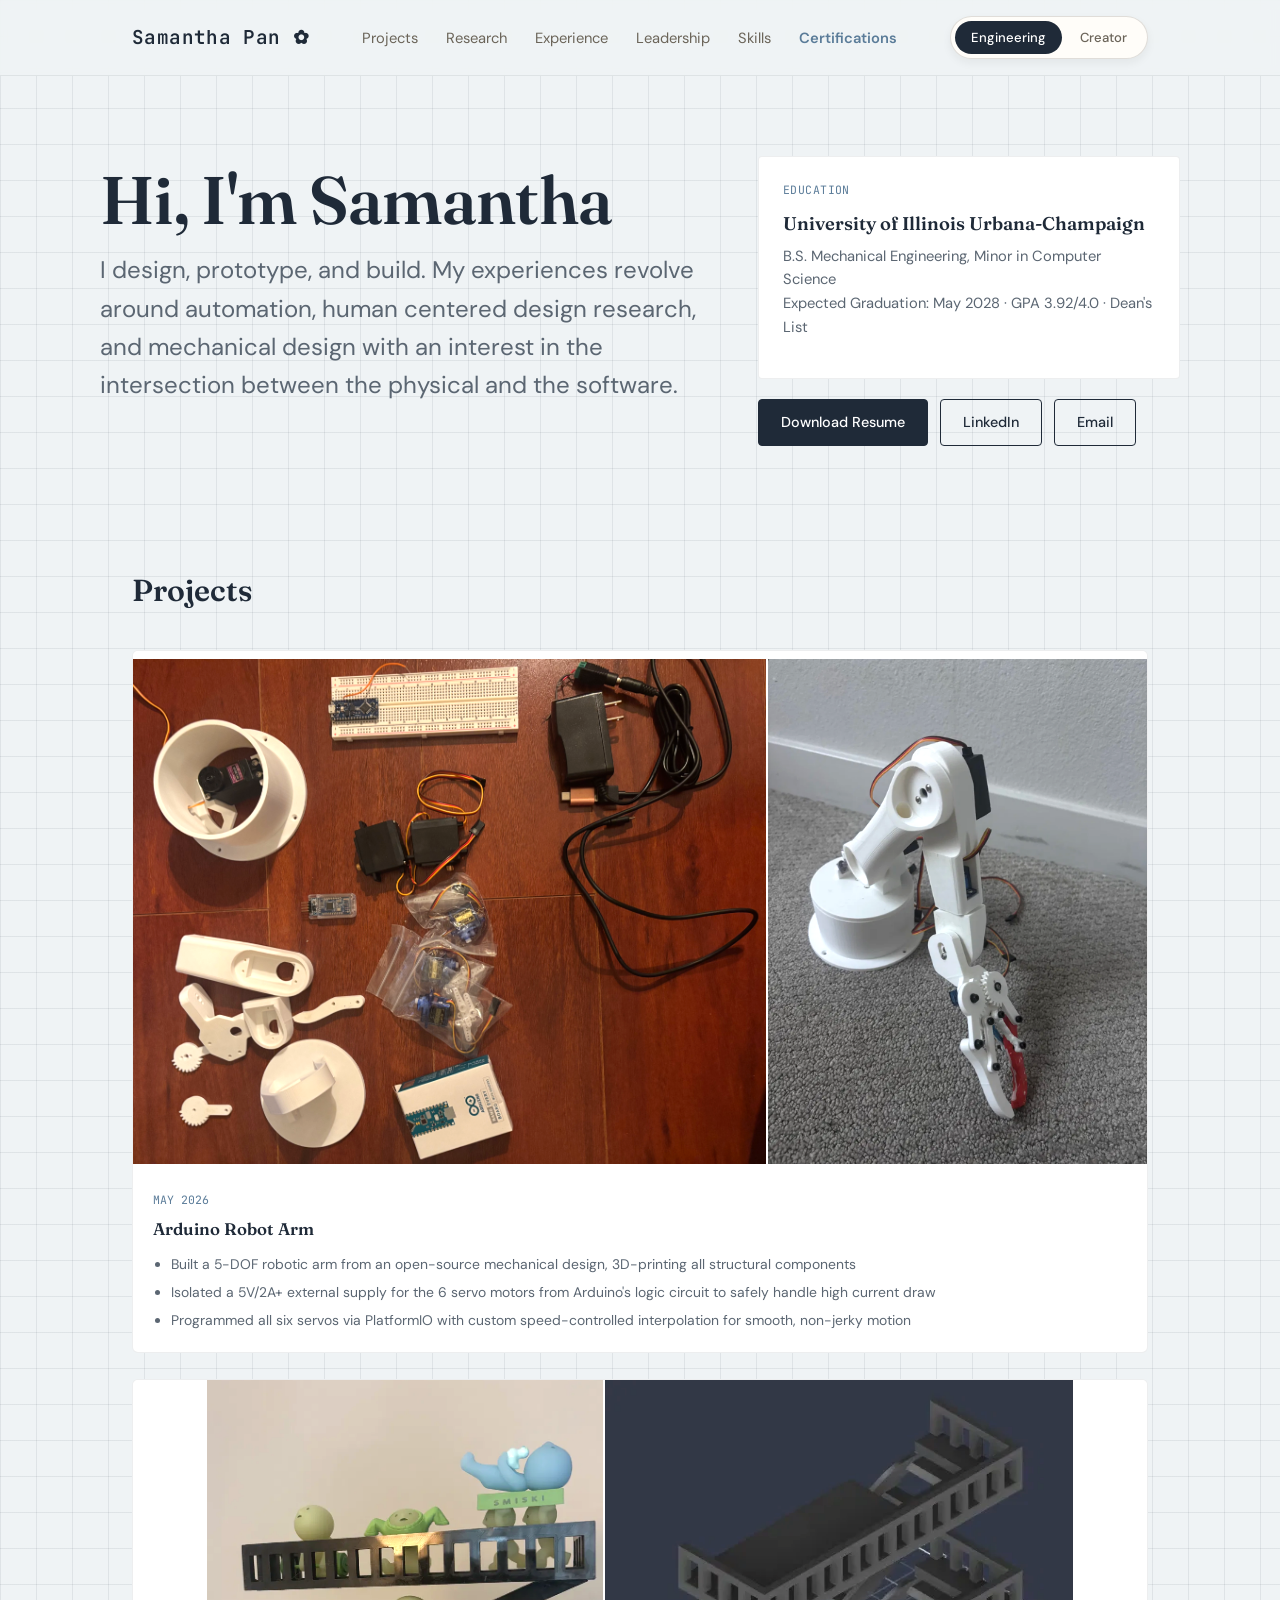
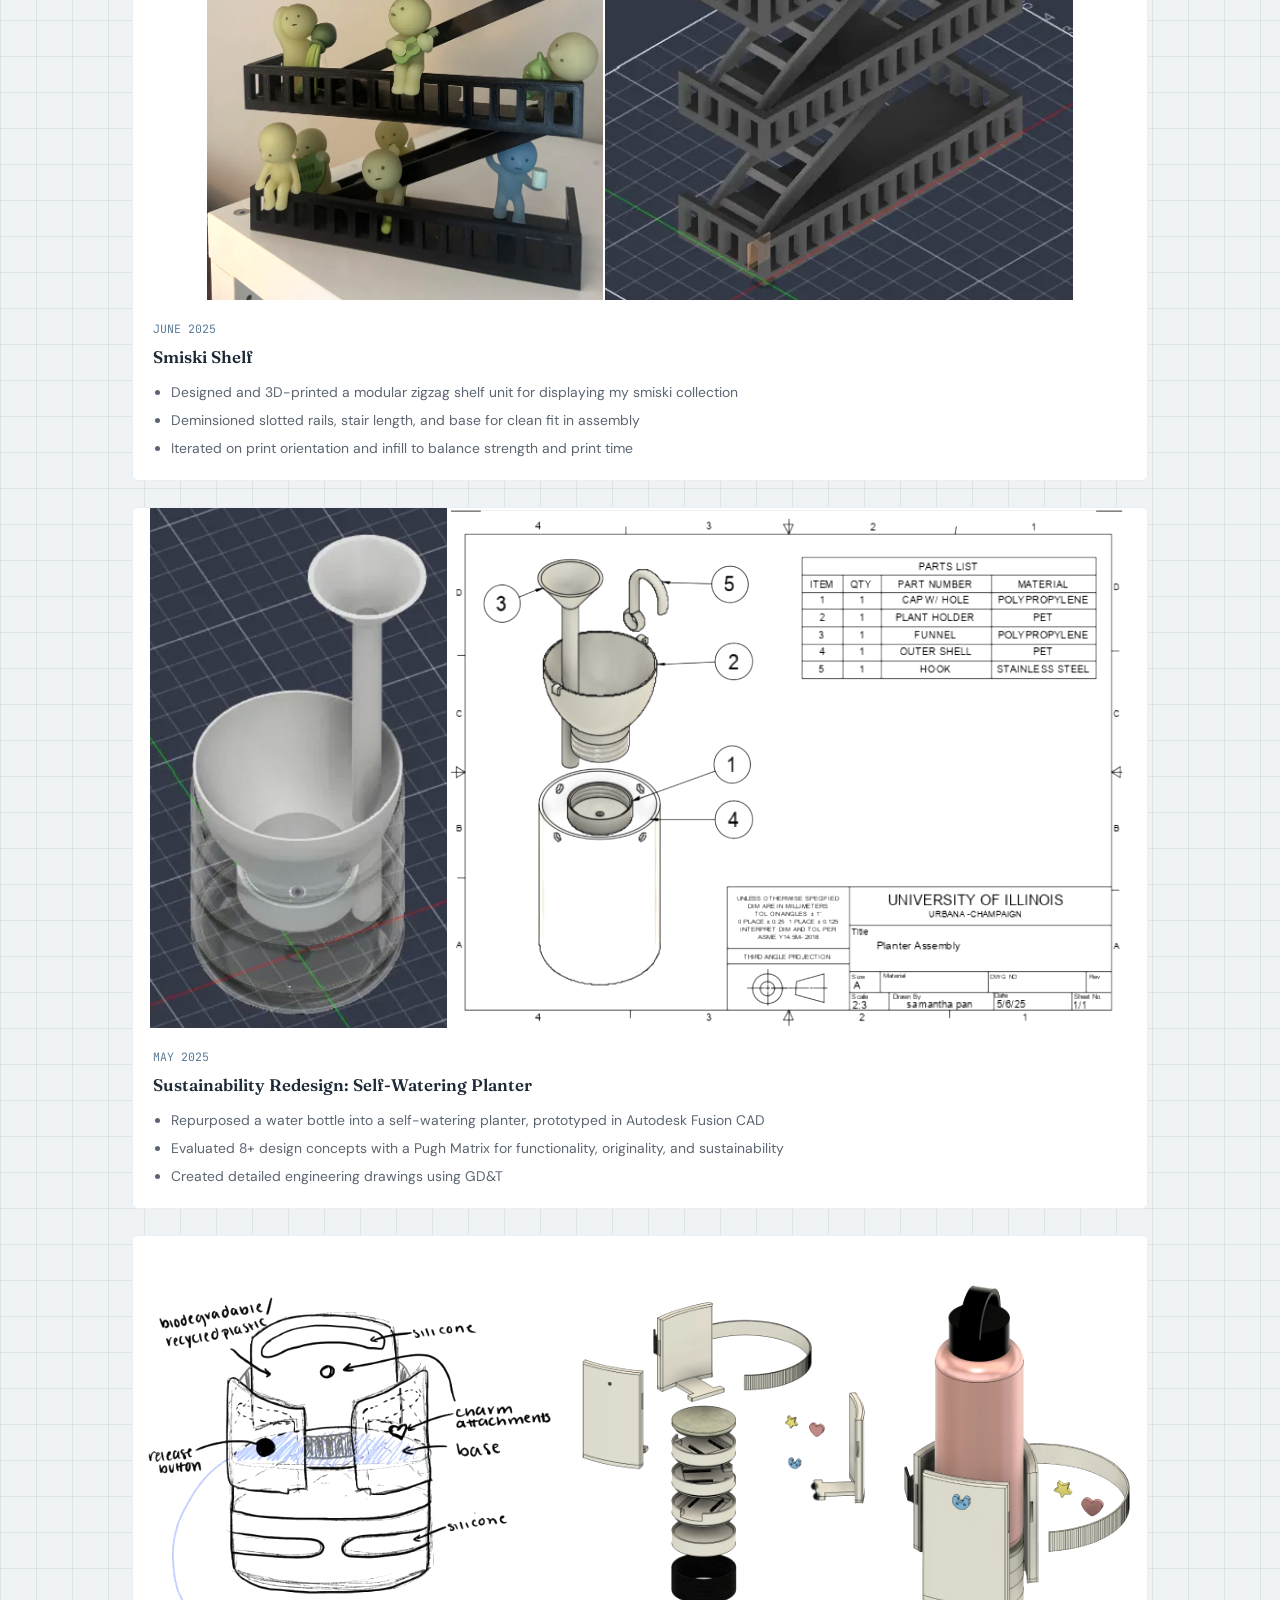
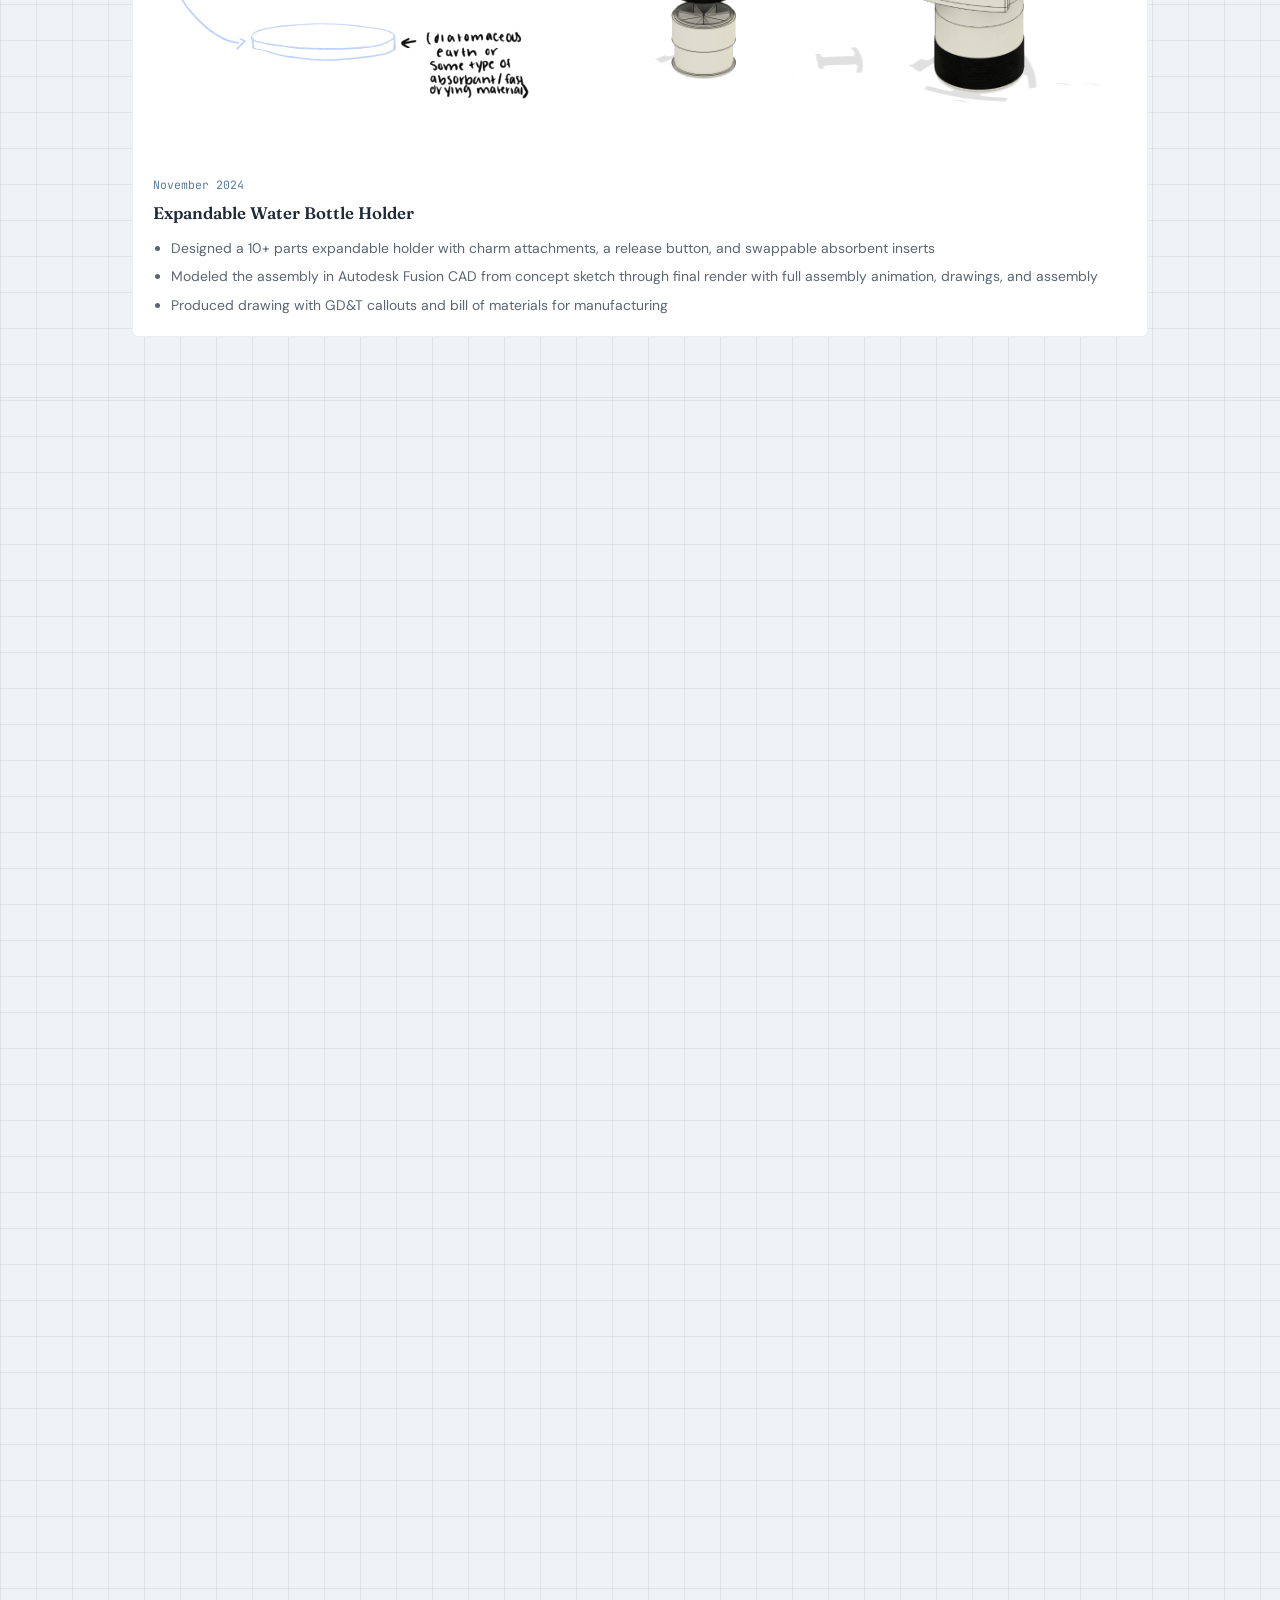
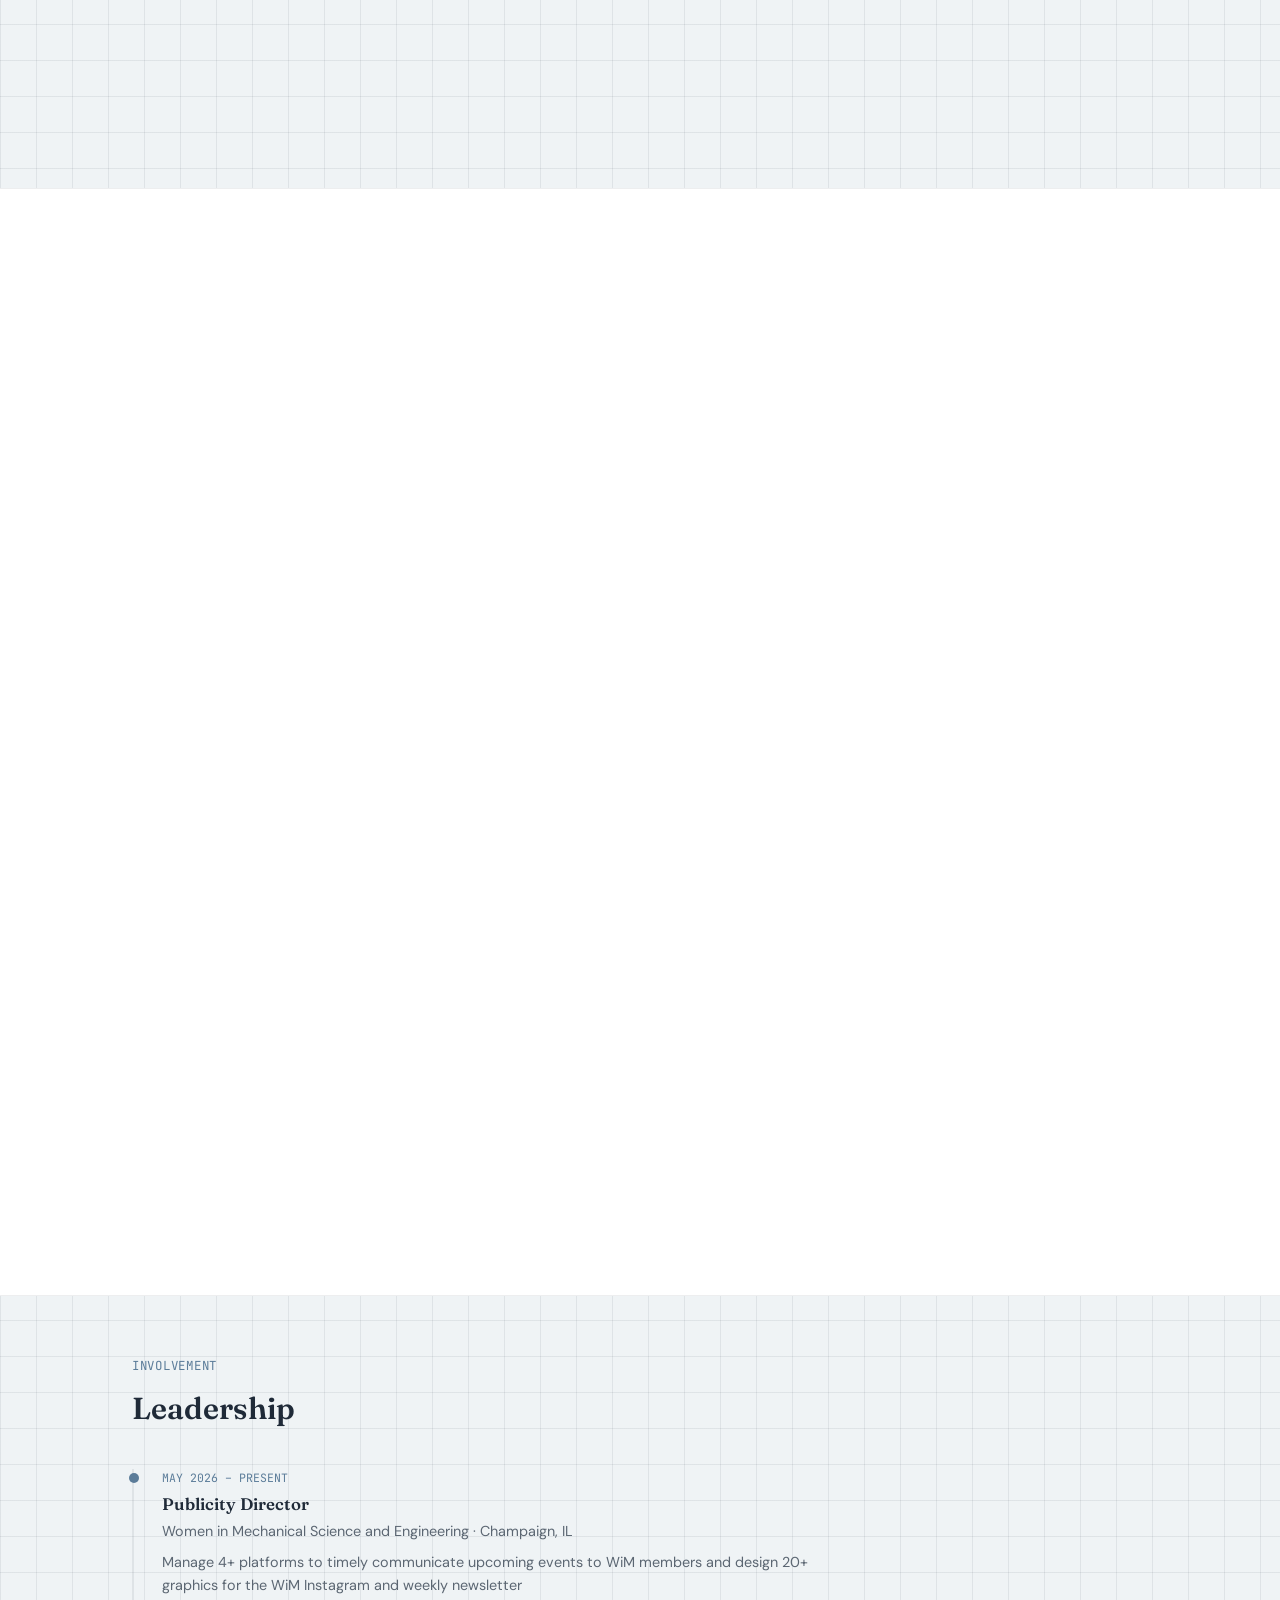
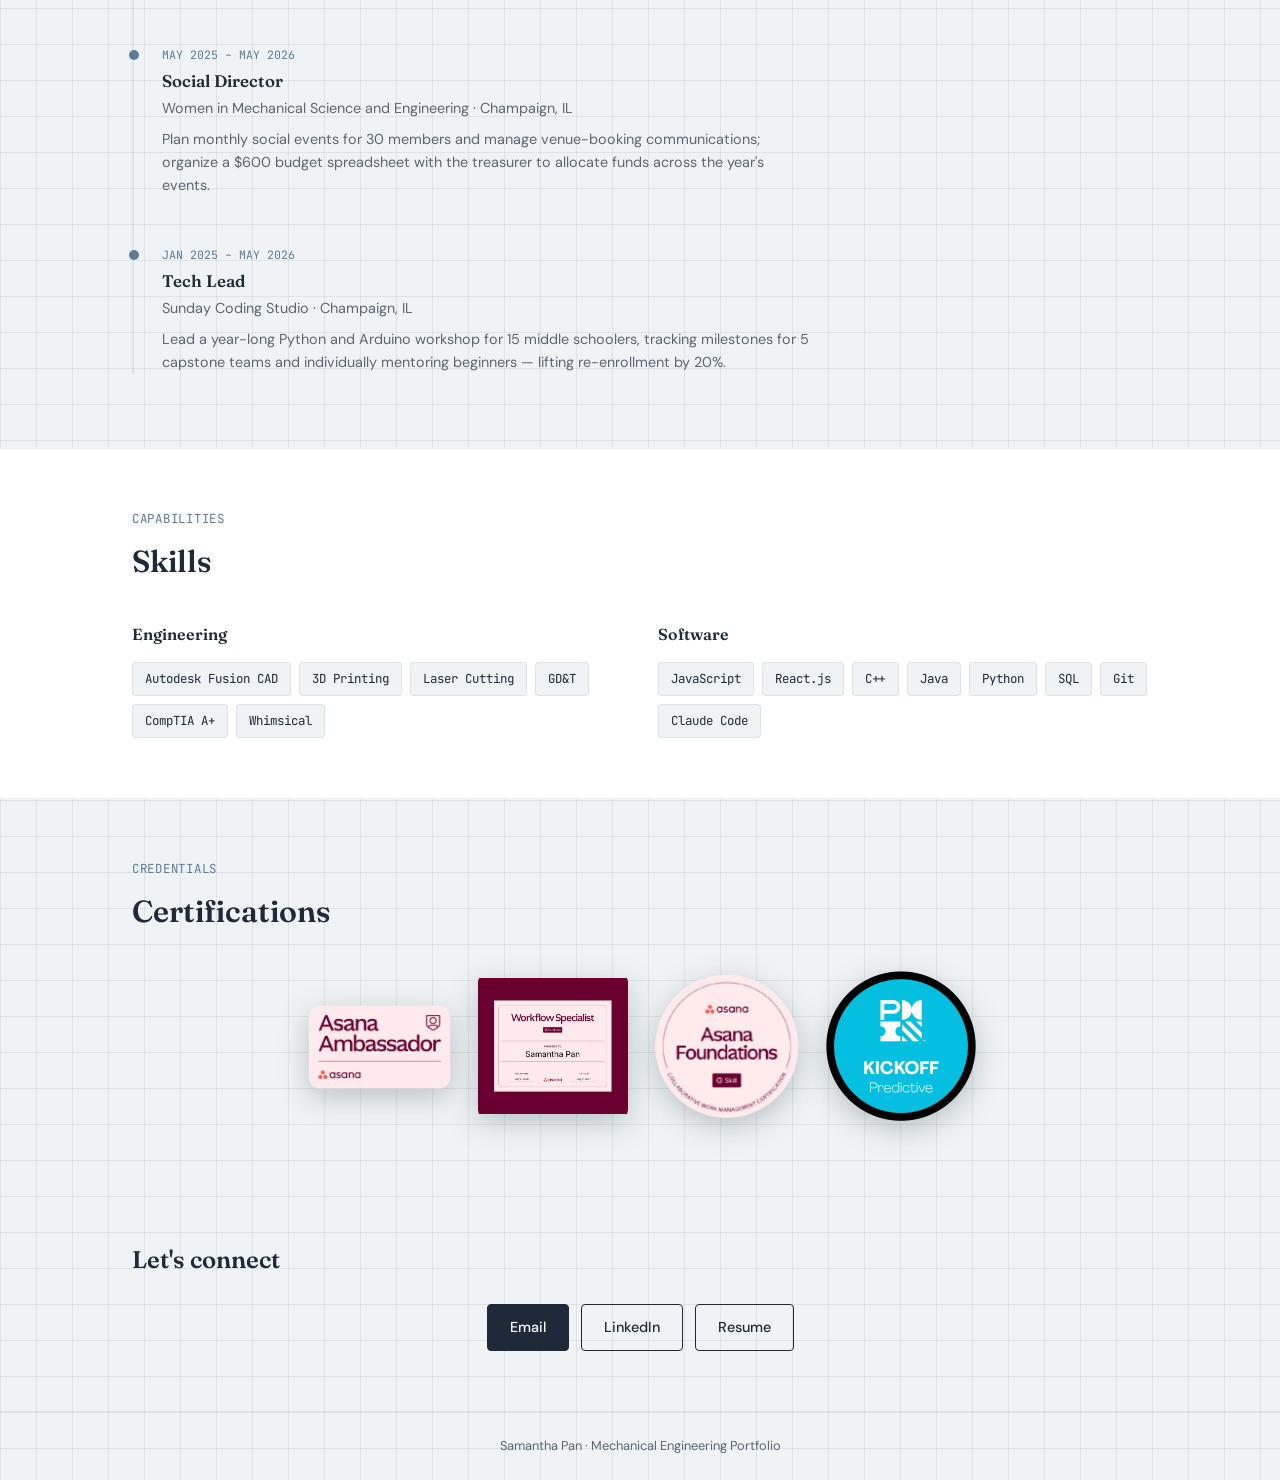
<file: engineering.html>
<!DOCTYPE html>
<html lang="en">
<head>
<meta charset="UTF-8">
<meta http-equiv="refresh" content="0; url=index.html?view=engineering">
<title>Samantha Pan — Portfolio</title>
<script>location.replace('index.html?view=engineering' + location.hash);</script>
</head>
<body>
<p><a href="index.html?view=engineering">Continue to Samantha Pan's portfolio</a></p>
</body>
</html>
</file>
<file: style.css>
:root{
  /* creator palette */
  --cream:#FBF6EF;
  --sage:#A9B99A;
  --sage-dark:#7C8E71;
  --blush:#F3CDD1;
  --blush-deep:#E38EA0;
  --ink:#2E2B24;
  --ink-soft:#6B6459;
  --paper:#FFFDF9;

  /* engineering palette */
  --navy:#1F2A38;
  --navy-deep:#141D27;
  --steel:#5B7C99;
  --steel-light:#AEC3D4;
  --blueprint:#EFF3F5;
  --blueprint-line:rgba(31,42,56,0.08);
  --eng-ink:#1F2A38;
  --eng-soft:#5B6672;
}

*{box-sizing:border-box;}
html{scroll-behavior:smooth;}
#view-creator, #view-engineering{opacity:1;transition:opacity .3s ease;}
body{
  margin:0;
  background:var(--cream);
  color:var(--ink);
  font-family:'DM Sans', sans-serif;
  font-size:16px;
  line-height:1.6;
  transition:background .35s ease, color .35s ease;
}
h1,h2,h3{
  font-family:'Fraunces', serif;
  font-weight:600;
  margin:0;
}
a{color:inherit;}
.wrap{max-width:1080px;margin:0 auto;padding:0 32px;}
.note{
  font-family:'Caveat', cursive;
  font-size:1.4rem;
  color:var(--blush-deep);
  display:inline-block;
}

/* ============ MODE SWITCH ============ */
.mode-switch{
  flex-shrink:0;
  background:var(--paper);
  border:1px solid rgba(46,43,36,0.15);
  border-radius:999px;
  padding:4px;
  display:flex;
  gap:2px;
  box-shadow:0 4px 10px rgba(0,0,0,0.06);
}
.mode-switch button{
  border:none;
  background:transparent;
  padding:8px 16px;
  border-radius:999px;
  font-family:'DM Sans',sans-serif;
  font-size:0.82rem;
  font-weight:500;
  cursor:pointer;
  white-space:nowrap;
  color:var(--ink-soft);
  transition:background .2s, color .2s;
}
.mode-switch button.active.creator-btn{background:var(--blush-deep);color:#fff;}
.mode-switch button.active.eng-btn{background:var(--navy);color:#fff;}

/* ============ SHARED NAV ============ */
nav{
  position:sticky;top:0;z-index:50;
  background:rgba(251,246,239,0.9);
  backdrop-filter:blur(6px);
  border-bottom:1px solid rgba(46,43,36,0.08);
}
nav .wrap{
  display:flex;align-items:center;justify-content:space-between;flex-wrap:wrap;row-gap:10px;
  padding-top:16px;padding-bottom:16px;
}
nav .brand{font-family:'Fraunces',serif;font-weight:600;font-size:1.2rem;letter-spacing:0.02em;}
nav ul{list-style:none;display:flex;flex-wrap:wrap;gap:28px;margin:0;padding:0;}
nav a{text-decoration:none;font-size:0.92rem;color:var(--ink-soft);transition:color .2s;}
nav a:hover{color:var(--blush-deep);}
nav a.current{color:var(--blush-deep);font-weight:600;}
#view-engineering nav a.current{color:var(--steel);}

/* ============ SCROLL REVEAL ============ */
.reveal{opacity:0;transform:translateY(24px);transition:opacity .6s ease, transform .6s ease;}
.reveal.in-view{opacity:1;transform:translateY(0);}
@media (prefers-reduced-motion: reduce){
  .reveal{opacity:1;transform:none;transition:none;}
}

@media (max-width:640px){
  nav ul{gap:14px;}
  nav a{font-size:0.78rem;}
  .mode-switch button{padding:6px 12px;font-size:0.76rem;}
}

/* ================================================================
   CREATOR VIEW
================================================================ */
#view-creator .hero{padding:72px 0 56px;}
.hero-grid{display:grid;grid-template-columns:1.2fr 1fr;gap:48px;align-items:center;}
.hero h1{font-size:clamp(3rem, 7vw, 5.2rem);line-height:0.95;letter-spacing:-0.01em;}
.hero .tagline{margin-top:20px;max-width:38ch;font-size:1.5rem;color:var(--ink-soft);}
.social-icons{margin-top:28px;display:flex;flex-wrap:wrap;gap:12px;}
.social-icon{
  width:44px;height:44px;border-radius:50%;
  display:flex;align-items:center;justify-content:center;
  background:var(--paper);border:1px solid rgba(46,43,36,0.15);
  color:var(--ink);transition:transform .2s cubic-bezier(.34,1.56,.64,1), background .2s ease, color .2s ease;
}
.social-icon svg{width:20px;height:20px;}
.social-icon:hover{transform:translateY(-3px) scale(1.08);background:var(--blush-deep);color:#fff;}
.social-icon:active{transform:translateY(0) scale(0.92);}
.stack{position:relative;height:340px;width:100%;max-width:440px;}
.card{position:absolute;width:43%;aspect-ratio:190/230;border-radius:6px;overflow:hidden;box-shadow:0 14px 30px rgba(46,43,36,0.14);display:flex;align-items:flex-end;padding:14px;color:#fff;font-size:0.82rem;font-weight:500;}
.card img{position:absolute;inset:0;width:100%;height:100%;object-fit:cover;z-index:0;}
.card::after{content:"";position:absolute;inset:0;background:linear-gradient(to top, rgba(0,0,0,0.55), rgba(0,0,0,0) 55%);z-index:1;}
.card span{position:relative;z-index:2;background:rgba(0,0,0,0.28);padding:4px 8px;border-radius:4px;}
.card.c1{top:0;left:9%;transform:rotate(-6deg);}
.card.c2{top:20%;left:43%;transform:rotate(5deg);z-index:2;}
.card.c3{top:50%;left:4%;transform:rotate(3deg);}
@media (max-width:820px){
  .hero-grid{grid-template-columns:1fr;}
  .stack{height:260px;max-width:320px;margin-top:12px;}
  .card{width:46%;}
  .card.c1{left:2%;} .card.c2{left:40%;top:15%;} .card.c3{left:0%;top:55%;}
}

#view-creator section{padding:64px 0;}
#view-creator .section-head{margin-bottom:40px;max-width:60ch;}
#view-creator .section-head h2{font-size:2rem;}
#view-creator .section-head p{color:var(--ink-soft);margin-top:10px;}

#about{background:var(--paper);border-top:1px solid rgba(46,43,36,0.08);border-bottom:1px solid rgba(46,43,36,0.08);}
.about-grid{display:grid;grid-template-columns:1.3fr 0.9fr;gap:56px;align-items:start;}
.about-grid p{font-size:1.05rem;} .about-grid p + p{margin-top:16px;}
.pull-photo{
  max-width:200px;margin:0 auto;
  transform:rotate(-3deg);
}
.pull-photo img{display:block;width:100%;height:auto;filter:brightness(1.18) contrast(1.05) drop-shadow(0 16px 20px rgba(46,43,36,0.28));}
@media (max-width:820px){ .about-grid{grid-template-columns:1fr;} }

.single-stat{
  position:relative;
  width:100%;text-align:center;
  background:var(--paper);border:1px solid rgba(46,43,36,0.1);border-radius:10px;
  padding:32px;transition:transform .2s ease, box-shadow .2s ease;
}
.single-stat:hover{transform:translateY(-4px);box-shadow:0 12px 24px rgba(46,43,36,0.1);}
.stat-number{font-family:'Fraunces',serif;font-size:2.8rem;font-weight:600;color:var(--blush-deep);line-height:1;}
.stat-number span{display:block;margin-top:8px;font-family:'DM Sans',sans-serif;font-size:0.82rem;font-weight:400;color:var(--ink-soft);letter-spacing:0.02em;}

#pillars{background:var(--paper);border-top:1px solid rgba(46,43,36,0.08);border-bottom:1px solid rgba(46,43,36,0.08);}
.pillar-row{display:grid;grid-template-columns:repeat(3,1fr);gap:28px;}
.pillar .mark{width:150px;height:150px;border-radius:24px;background:var(--blush);margin-bottom:14px;overflow:hidden;}
.pillar .mark img{width:100%;height:100%;object-fit:cover;display:block;}
.pillar h3{font-size:1.1rem;margin-bottom:8px;}
.pillar p{color:var(--ink-soft);font-size:0.95rem;}
@media (max-width:820px){ .pillar-row{grid-template-columns:1fr;} }

.partner-block + .partner-block{margin-top:36px;}
.partner-label{font-size:0.85rem;color:var(--ink-soft);margin-bottom:16px;text-align:center;}
.sticker-collage{display:flex;flex-wrap:wrap;justify-content:center;gap:24px 32px;padding:12px 0;}
.logo-sticker{
  width:112px;height:112px;
  background:#fff;padding:10px;border-radius:20px;
  box-shadow:0 12px 24px rgba(46,43,36,0.16);
  display:flex;align-items:center;justify-content:center;
  overflow:hidden;
  animation:float 4s ease-in-out infinite;
  transition:transform .2s ease, box-shadow .2s ease;
}
.logo-sticker img{width:100%;height:100%;object-fit:cover;border-radius:12px;}
.logo-sticker:hover{transform:scale(1.08) rotate(0deg) !important;box-shadow:0 16px 30px rgba(46,43,36,0.22);animation-play-state:paused;}
.logo-sticker.t1{transform:rotate(-6deg);animation-delay:0s;}
.logo-sticker.t2{transform:rotate(4deg);animation-delay:0.6s;}
.logo-sticker.t3{transform:rotate(-3deg);animation-delay:1.2s;}
@keyframes float{
  0%,100%{translate:0 0;}
  50%{translate:0 -10px;}
}

#featured{background:var(--paper);border-top:1px solid rgba(46,43,36,0.08);border-bottom:1px solid rgba(46,43,36,0.08);}
.featured-grid{display:grid;grid-template-columns:repeat(3,1fr);gap:28px;}
.polaroid{background:#fff;padding:10px 10px 18px;border-radius:4px;box-shadow:0 10px 22px rgba(46,43,36,0.12);}
.polaroid .photo{border-radius:2px;overflow:hidden;}
.polaroid .photo.real img{width:100%;height:auto;display:block;}
.polaroid .cap{margin-top:12px;font-size:0.85rem;color:var(--ink-soft);}
.polaroid.tiktok-card{display:flex;justify-content:center;}
.polaroid.tiktok-card blockquote.tiktok-embed{margin:0 !important;}
@media (max-width:960px){ .featured-grid{grid-template-columns:repeat(2,1fr);} }
@media (max-width:520px){ .featured-grid{grid-template-columns:1fr;} }

#view-creator #contact{text-align:center;padding-bottom:100px;}
#view-creator #contact h2{font-size:2.2rem;max-width:20ch;margin:0 auto;}
.cta-btn{display:inline-block;margin-top:28px;background:var(--ink);color:var(--cream);padding:14px 34px;border-radius:999px;text-decoration:none;font-size:0.95rem;transition:transform .2s cubic-bezier(.34,1.56,.64,1), box-shadow .2s ease;}
.cta-btn:hover{transform:translateY(-2px);box-shadow:0 10px 20px rgba(46,43,36,0.2);}
.cta-btn:active{transform:translateY(0) scale(0.95);}
#view-creator #contact .social-icons{justify-content:center;margin-top:36px;}

footer{text-align:center;padding:24px 0;font-size:0.8rem;color:var(--ink-soft);}

/* ================================================================
   ENGINEERING VIEW
================================================================ */
#view-engineering{
  background:
    linear-gradient(var(--blueprint-line) 1px, transparent 1px),
    linear-gradient(90deg, var(--blueprint-line) 1px, transparent 1px);
  background-size:36px 36px;
  background-color:var(--blueprint);
  color:var(--eng-ink);
}
#view-engineering nav{background:rgba(239,243,245,0.92);border-bottom:1px solid var(--blueprint-line);}
#view-engineering nav a:hover{color:var(--steel);}
#view-engineering .mono{font-family:'JetBrains Mono',monospace;}

#view-engineering .hero{padding:80px 0 60px;}
.eng-hero-grid{display:grid;grid-template-columns:1.3fr 0.9fr;gap:48px;align-items:start;}
.eng-tag{font-family:'JetBrains Mono',monospace;font-size:0.78rem;letter-spacing:0.06em;color:var(--steel);}
#view-engineering .hero h1{
  font-size:clamp(2.6rem,6vw,4.2rem);
  line-height:1;
  color:var(--navy);
  margin-top:10px;
}
#view-engineering .hero .tagline{margin-top:18px;max-width:44ch;font-size:1.5rem;color:var(--eng-soft);}
.eng-links{margin-top:26px;display:flex;flex-wrap:wrap;gap:12px;}
.eng-btn{
  display:inline-block;padding:11px 22px;border-radius:4px;
  text-decoration:none;font-size:0.9rem;font-weight:500;
  border:1px solid var(--navy);color:var(--navy);
  transition:background .2s,color .2s, transform .15s cubic-bezier(.34,1.56,.64,1);
}
.eng-btn:hover{background:var(--navy);color:#fff;transform:translateY(-2px);}
.eng-btn:active{transform:translateY(0) scale(0.95);}
.eng-btn.solid{background:var(--navy);color:#fff;}
.eng-btn.solid:hover{background:var(--navy-deep);}

.spec-card{
  background:#fff;border:1px solid var(--blueprint-line);border-radius:4px;
  padding:24px;
}
.spec-card .label{font-family:'JetBrains Mono',monospace;font-size:0.72rem;color:var(--steel);letter-spacing:0.04em;margin-bottom:10px;}
.spec-card h3{font-size:1.15rem;color:var(--navy);}
.spec-card p{font-size:0.92rem;color:var(--eng-soft);margin-top:6px;}
@media (max-width:820px){ .eng-hero-grid{grid-template-columns:1fr;} }

#view-engineering section{padding:60px 0;}
#view-engineering .section-head{margin-bottom:36px;}
#view-engineering .section-head .eng-tag{display:block;margin-bottom:8px;}
#view-engineering .section-head h2{font-size:1.9rem;color:var(--navy);}
#view-engineering .section-head p{color:var(--eng-soft);margin-top:8px;}

#eng-skills{background:#fff;border-top:1px solid var(--blueprint-line);border-bottom:1px solid var(--blueprint-line);}
.skill-groups{display:grid;grid-template-columns:1fr 1fr;gap:36px;}
.skill-group h3{font-size:1rem;color:var(--navy);margin-bottom:14px;}
.skill-tags{display:flex;flex-wrap:wrap;gap:8px;}
.skill-tag{
  font-family:'JetBrains Mono',monospace;font-size:0.78rem;
  background:var(--blueprint);border:1px solid var(--blueprint-line);
  color:var(--eng-ink);padding:6px 12px;border-radius:4px;
  display:inline-block;
  animation:float-eng 4s ease-in-out infinite;
}
.skill-tag:nth-child(odd){animation-delay:0s;}
.skill-tag:nth-child(even){animation-delay:0.5s;}
.skill-tag:nth-child(3n){animation-delay:1s;}
@media (max-width:700px){ .skill-groups{grid-template-columns:1fr;} }

.eng-projects{display:grid;grid-template-columns:repeat(auto-fit,minmax(280px,1fr));gap:26px;}
.proj-card{background:#fff;border:1px solid var(--blueprint-line);border-radius:6px;overflow:hidden;}
.proj-card-wide{grid-column:1 / -1;}
.proj-card-wide .proj-photo{height:520px;}
.proj-photo{
  height:320px;
  display:flex;align-items:center;justify-content:center;gap:2px;
  background:#fff;
  font-family:'JetBrains Mono',monospace;
}
.proj-photo a{display:block;height:100%;flex:0 1 auto;min-width:0;}
.proj-photo img{
  height:100%;width:auto;max-width:100%;object-fit:contain;display:block;
  filter:brightness(1.1) saturate(1.08);
  transition:filter .2s ease, transform .2s ease;
}
.proj-photo a:hover img{filter:brightness(1.2) saturate(1.15);transform:scale(1.02);cursor:zoom-in;}
.proj-photo.grad-1{background:linear-gradient(155deg,#5B7C99,#1F2A38);}
.proj-photo.grad-2{background:linear-gradient(155deg,#8CA07B,#3F4F3A);}
.proj-photo.grad-3{background:linear-gradient(155deg,#7A8A9A,#2E3B48);}
.proj-body{padding:20px;}
.proj-body .date{font-family:'JetBrains Mono',monospace;font-size:0.72rem;color:var(--steel);}
.proj-body h3{font-size:1.05rem;margin-top:6px;color:var(--navy);}
.proj-body ul{margin:10px 0 0;padding-left:18px;font-size:0.87rem;color:var(--eng-soft);}
.proj-body li + li{margin-top:6px;}
@media (max-width:900px){ .eng-projects{grid-template-columns:1fr;} }

#eng-research{border-top:1px solid var(--blueprint-line);}
.workshop-stack{display:flex;flex-direction:column;gap:14px;}
.rg-item{background:#fff;border:1px solid var(--blueprint-line);border-radius:6px;overflow:hidden;display:block;text-decoration:none;}
.rg-item img{width:100%;height:auto;display:block;}
.rg-item span{display:block;padding:8px 10px;font-size:0.72rem;color:var(--eng-soft);font-family:'JetBrains Mono',monospace;}
#eng-experience{background:#fff;border-top:1px solid var(--blueprint-line);border-bottom:1px solid var(--blueprint-line);}
.timeline{border-left:2px solid var(--blueprint-line);padding-left:28px;}
.tl-item{position:relative;padding-bottom:34px;}
.tl-item:last-child{padding-bottom:0;}
.tl-item::before{
  content:"";position:absolute;left:-33px;top:4px;
  width:10px;height:10px;border-radius:50%;background:var(--steel);
}
.tl-item .date{font-family:'JetBrains Mono',monospace;font-size:0.72rem;color:var(--steel);}
.tl-item h3{font-size:1.05rem;color:var(--navy);margin-top:4px;}
.tl-item .org{font-size:0.9rem;color:var(--eng-soft);margin-top:2px;}
.tl-item p.blurb{font-size:0.9rem;color:var(--eng-soft);margin-top:8px;max-width:65ch;}

.achv-list{display:flex;flex-wrap:wrap;justify-content:center;gap:24px;}
.achv-item{
  color:var(--eng-ink);
  text-decoration:none;display:flex;align-items:center;justify-content:center;
  width:150px;height:150px;flex-shrink:0;
  animation:float-eng 4s ease-in-out infinite;
}
.achv-item img{
  width:100%;height:100%;object-fit:contain;border-radius:12px;display:block;
  filter:drop-shadow(0 8px 14px rgba(31,42,56,0.25));
  transition:transform .2s ease;
}
a.achv-item:hover img{transform:scale(1.06);}
.achv-item:nth-child(2){animation-delay:0.5s;}
.achv-item:nth-child(3){animation-delay:1s;}
.achv-item:nth-child(4){animation-delay:1.5s;}
@keyframes float-eng{
  0%,100%{translate:0 0;}
  50%{translate:0 -8px;}
}

#view-engineering #contact{text-align:center;padding-bottom:100px;}
#view-engineering #contact h2{color:var(--navy);}
#view-engineering footer{color:var(--eng-soft);border-top:1px solid var(--blueprint-line);}

/* ============ MATCHA CLICK STICKERS ============ */
#matcha-burst-layer{position:fixed;inset:0;pointer-events:none;z-index:9999;overflow:hidden;}
.matcha-sticker{
  position:absolute;
  filter:drop-shadow(0 10px 18px rgba(46,43,36,0.35));
  transform:rotate(var(--rot,0deg)) scale(0);
  animation:matcha-pop 2.2s ease-out forwards;
  will-change:transform, opacity;
}
@keyframes matcha-pop{
  0%{transform:rotate(var(--rot,0deg)) scale(0) translateY(0);opacity:0;}
  15%{transform:rotate(var(--rot,0deg)) scale(1.12) translateY(-8px);opacity:1;}
  28%{transform:rotate(var(--rot,0deg)) scale(1) translateY(0);}
  78%{opacity:1;}
  100%{transform:rotate(var(--rot,0deg)) scale(0.9) translateY(-34px);opacity:0;}
}
@media (prefers-reduced-motion: reduce){
  .matcha-sticker{animation:none;display:none;}
}
</file>
